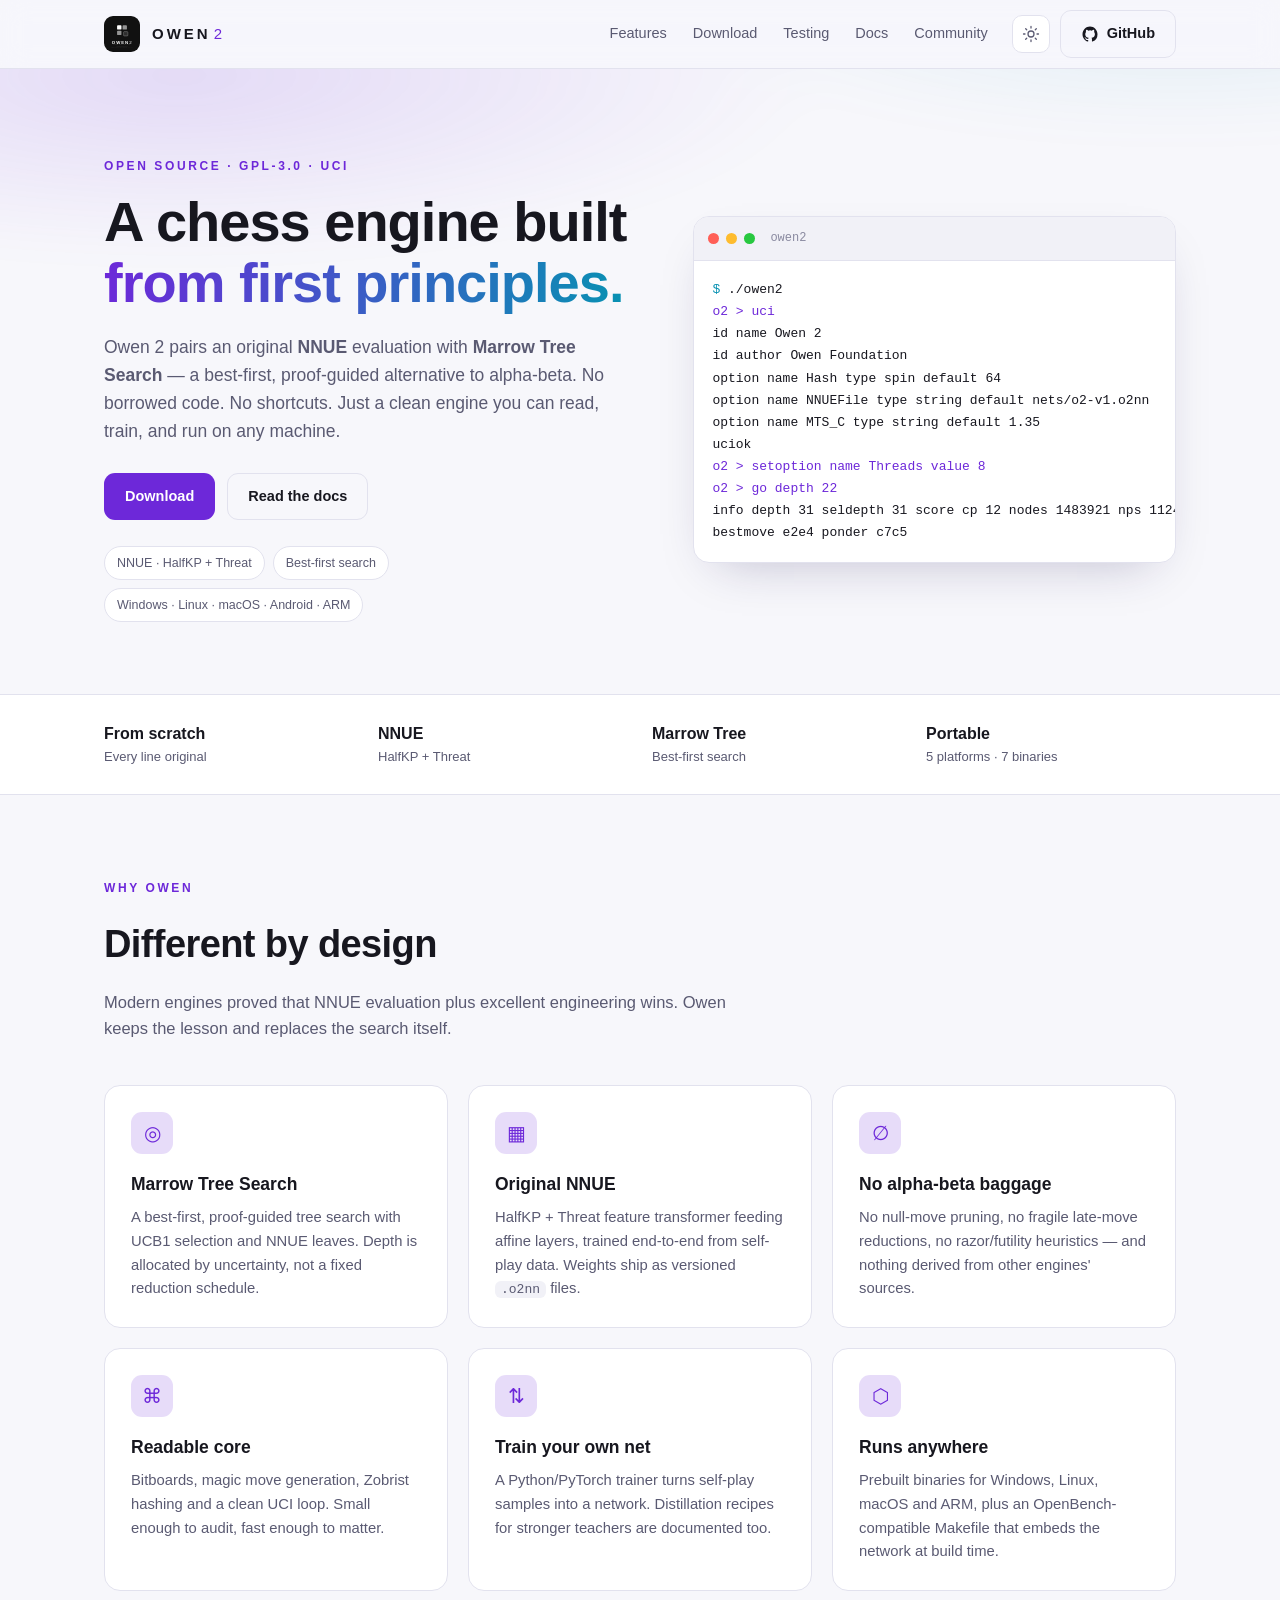
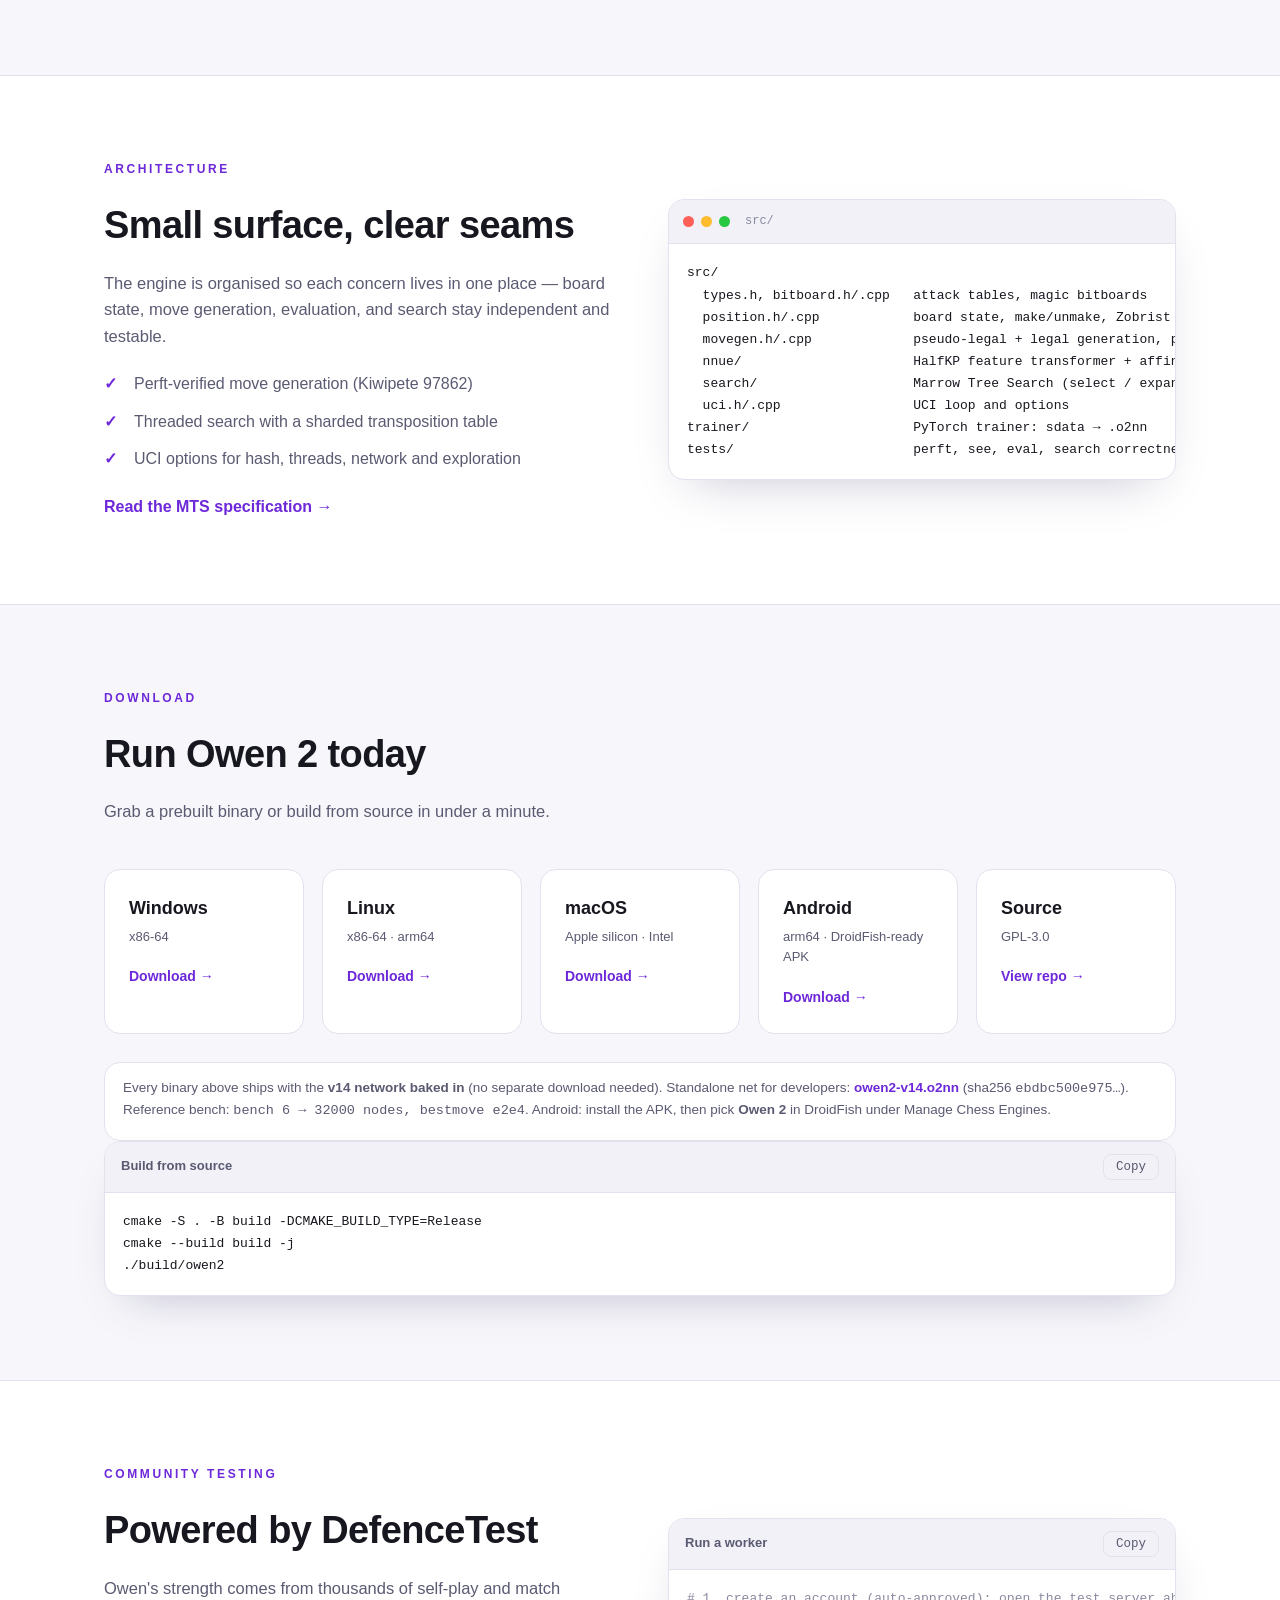
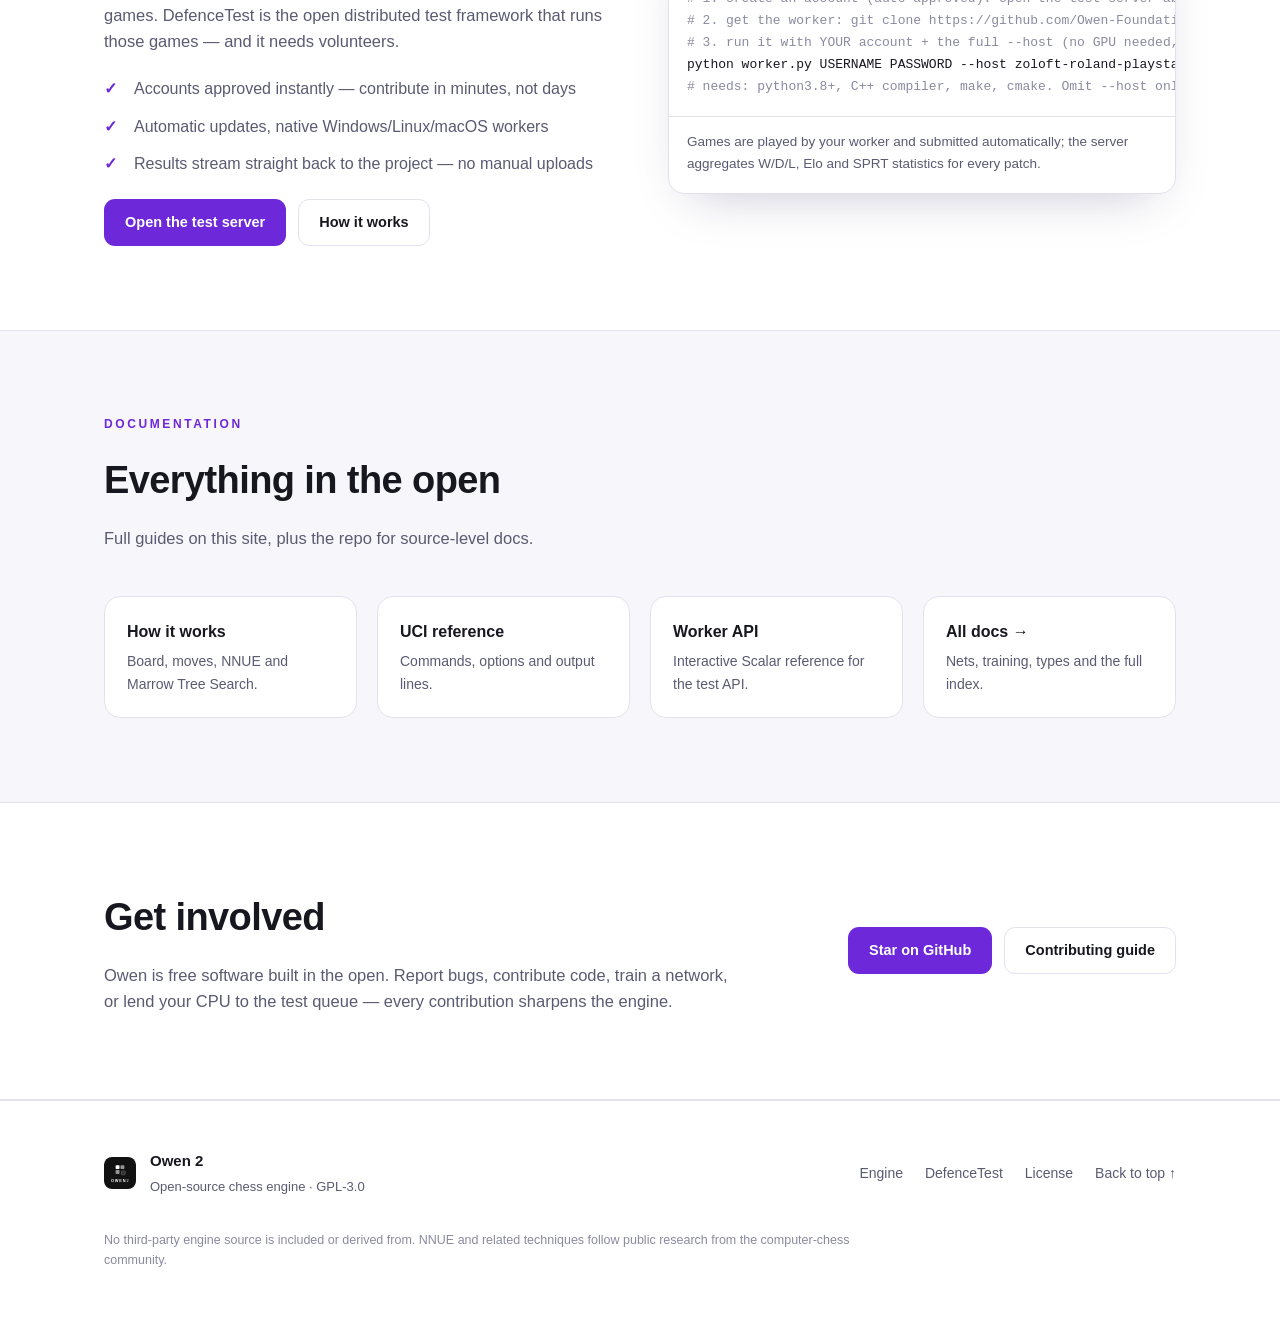
<file: website/index.html>
<!DOCTYPE html>
<html lang="en" data-theme="dark">
<head>
  <meta charset="UTF-8" />
  <meta name="viewport" content="width=device-width, initial-scale=1.0" />
  <title>Owen 2 — Open-Source Chess Engine</title>
  <meta name="description" content="Owen 2 is a from-scratch, open-source UCI chess engine built on NNUE evaluation and Marrow Tree Search — a best-first alternative to alpha-beta. GPL-3.0." />
  <meta name="theme-color" content="#0b0b0f" />
  <link rel="icon" href="assets/favicon.ico" sizes="any" />
  <link rel="icon" type="image/svg+xml" href="assets/logo.svg" />
  <link rel="apple-touch-icon" href="assets/owen.png" />
  <meta property="og:title" content="Owen 2 — Open-Source Chess Engine" />
  <meta property="og:description" content="From-scratch UCI engine: NNUE evaluation + Marrow Tree Search. Free software under GPL-3.0." />
  <meta property="og:type" content="website" />
  <meta property="og:image" content="assets/owen.png" />
  <link rel="stylesheet" href="styles.css" />
</head>
<body>
  <a class="skip" href="#main">Skip to content</a>

  <header class="site-header" id="top">
    <div class="wrap header-inner">
      <a class="brand" href="#top" aria-label="Owen 2 home">
        <img src="assets/logo.svg" width="36" height="36" alt="" />
        <span class="brand-name">OWEN<span class="brand-two">2</span></span>
      </a>
      <nav class="nav" aria-label="Primary">
        <a href="#features">Features</a>
        <a href="#download">Download</a>
        <a href="#testing">Testing</a>
        <a href="docs/">Docs</a>
        <a href="#community">Community</a>
      </nav>
      <div class="header-actions">
        <button class="theme-toggle" type="button" aria-label="Toggle color theme" id="themeToggle">
          <svg class="i-sun" viewBox="0 0 24 24" width="18" height="18" aria-hidden="true"><circle cx="12" cy="12" r="4"/><path d="M12 2v2M12 20v2M2 12h2M20 12h2M4.9 4.9l1.4 1.4M17.7 17.7l1.4 1.4M19.1 4.9l-1.4 1.4M6.3 17.7l-1.4 1.4"/></svg>
          <svg class="i-moon" viewBox="0 0 24 24" width="18" height="18" aria-hidden="true"><path d="M21 12.8A9 9 0 1 1 11.2 3a7 7 0 0 0 9.8 9.8z"/></svg>
        </button>
        <a class="btn btn-ghost" href="https://github.com/Owen-Foundation/Owen" target="_blank" rel="noopener">
          <svg viewBox="0 0 24 24" width="18" height="18" aria-hidden="true"><path d="M12 2C6.5 2 2 6.6 2 12.3c0 4.6 2.9 8.4 6.9 9.8.5.1.7-.2.7-.5v-1.7c-2.8.6-3.4-1.4-3.4-1.4-.5-1.2-1.1-1.5-1.1-1.5-.9-.6.1-.6.1-.6 1 .1 1.5 1 1.5 1 .9 1.6 2.4 1.1 3 .9.1-.7.4-1.1.6-1.4-2.2-.3-4.6-1.1-4.6-5 0-1.1.4-2 1-2.7-.1-.3-.4-1.3.1-2.7 0 0 .8-.3 2.8 1a9.4 9.4 0 0 1 5 0c1.9-1.3 2.8-1 2.8-1 .5 1.4.2 2.4.1 2.7.6.7 1 1.6 1 2.7 0 3.9-2.3 4.7-4.6 5 .4.3.7.9.7 1.9v2.8c0 .3.2.6.7.5A10.3 10.3 0 0 0 22 12.3C22 6.6 17.5 2 12 2z"/></svg>
          GitHub
        </a>
      </div>
    </div>
  </header>

  <main id="main">
    <section class="hero">
      <div class="wrap hero-inner">
        <div class="hero-copy">
          <p class="eyebrow">Open source · GPL-3.0 · UCI</p>
          <h1>A chess engine built<br /><span class="grad">from first principles.</span></h1>
          <p class="lede">
            Owen 2 pairs an original <strong>NNUE</strong> evaluation with
            <strong>Marrow Tree Search</strong> — a best-first, proof-guided alternative to
            alpha-beta. No borrowed code. No shortcuts. Just a clean engine you can read,
            train, and run on any machine.
          </p>
          <div class="cta">
            <a class="btn btn-primary" href="#download">Download</a>
            <a class="btn btn-ghost" href="#docs">Read the docs</a>
          </div>
          <ul class="chips" aria-label="Highlights">
            <li>NNUE · HalfKP + Threat</li>
            <li>Best-first search</li>
            <li>Windows · Linux · macOS · Android · ARM</li>
          </ul>
        </div>

        <div class="terminal" role="img" aria-label="Example UCI session">
          <div class="terminal-bar"><span></span><span></span><span></span><em>owen2</em></div>
          <pre><code><span class="t-prompt">$</span> ./owen2
<span class="t-out">o2 &gt; uci</span>
id name Owen 2
id author Owen Foundation
option name Hash type spin default 64
option name NNUEFile type string default nets/o2-v1.o2nn
option name MTS_C type string default 1.35
uciok
<span class="t-out">o2 &gt; setoption name Threads value 8</span>
<span class="t-out">o2 &gt; go depth 22</span>
info depth 31 seldepth 31 score cp 12 nodes 1483921 nps 1124005 time 1319 pv e2e4
bestmove e2e4 ponder c7c5</code></pre>
        </div>
      </div>
    </section>

    <section class="strip" aria-label="At a glance">
      <div class="wrap strip-inner">
        <div><strong>From scratch</strong><span>Every line original</span></div>
        <div><strong>NNUE</strong><span>HalfKP + Threat</span></div>
        <div><strong>Marrow Tree</strong><span>Best-first search</span></div>
        <div><strong>Portable</strong><span>5 platforms · 7 binaries</span></div>
      </div>
    </section>

    <section class="section" id="features">
      <div class="wrap">
        <header class="section-head">
          <p class="eyebrow">Why Owen</p>
          <h2>Different by design</h2>
          <p class="section-sub">
            Modern engines proved that NNUE evaluation plus excellent engineering wins. Owen keeps the
            lesson and replaces the search itself.
          </p>
        </header>
        <div class="grid">
          <article class="card">
            <div class="ico">◎</div>
            <h3>Marrow Tree Search</h3>
            <p>A best-first, proof-guided tree search with UCB1 selection and NNUE leaves. Depth is
              allocated by uncertainty, not a fixed reduction schedule.</p>
          </article>
          <article class="card">
            <div class="ico">▦</div>
            <h3>Original NNUE</h3>
            <p>HalfKP + Threat feature transformer feeding affine layers, trained end-to-end from
              self-play data. Weights ship as versioned <code>.o2nn</code> files.</p>
          </article>
          <article class="card">
            <div class="ico">∅</div>
            <h3>No alpha-beta baggage</h3>
            <p>No null-move pruning, no fragile late-move reductions, no razor/futility heuristics —
              and nothing derived from other engines' sources.</p>
          </article>
          <article class="card">
            <div class="ico">⌘</div>
            <h3>Readable core</h3>
            <p>Bitboards, magic move generation, Zobrist hashing and a clean UCI loop. Small enough
              to audit, fast enough to matter.</p>
          </article>
          <article class="card">
            <div class="ico">⇅</div>
            <h3>Train your own net</h3>
            <p>A Python/PyTorch trainer turns self-play samples into a network. Distillation recipes
              for stronger teachers are documented too.</p>
          </article>
          <article class="card">
            <div class="ico">⬡</div>
            <h3>Runs anywhere</h3>
            <p>Prebuilt binaries for Windows, Linux, macOS and ARM, plus an OpenBench-compatible
              Makefile that embeds the network at build time.</p>
          </article>
        </div>
      </div>
    </section>

    <section class="section alt" id="architecture">
      <div class="wrap two-col">
        <div>
          <p class="eyebrow">Architecture</p>
          <h2>Small surface, clear seams</h2>
          <p class="section-sub">
            The engine is organised so each concern lives in one place — board state, move
            generation, evaluation, and search stay independent and testable.
          </p>
          <ul class="checks">
            <li>Perft-verified move generation (Kiwipete 97862)</li>
            <li>Threaded search with a sharded transposition table</li>
            <li>UCI options for hash, threads, network and exploration</li>
          </ul>
          <a class="link-arrow" href="https://github.com/Owen-Foundation/Owen/blob/master/docs/mts.md" target="_blank" rel="noopener">Read the MTS specification →</a>
        </div>
        <div class="tree-card">
          <div class="terminal-bar"><span></span><span></span><span></span><em>src/</em></div>
          <pre><code>src/
  types.h, bitboard.h/.cpp   attack tables, magic bitboards
  position.h/.cpp            board state, make/unmake, Zobrist
  movegen.h/.cpp             pseudo-legal + legal generation, perft
  nnue/                      HalfKP feature transformer + affine layers
  search/                    Marrow Tree Search (select / expand / backup)
  uci.h/.cpp                 UCI loop and options
trainer/                     PyTorch trainer: sdata → .o2nn
tests/                       perft, see, eval, search correctness</code></pre>
        </div>
      </div>
    </section>

    <section class="section" id="download">
      <div class="wrap">
        <header class="section-head">
          <p class="eyebrow">Download</p>
          <h2>Run Owen 2 today</h2>
          <p class="section-sub">Grab a prebuilt binary or build from source in under a minute.</p>
        </header>
        <div class="download-grid">
          <a class="dl-card" href="https://github.com/Owen-Foundation/Owen/releases/tag/v2.1.0" target="_blank" rel="noopener">
            <div class="dl-os">Windows</div>
            <div class="dl-meta">x86-64</div>
            <span class="dl-go">Download →</span>
          </a>
          <a class="dl-card" href="https://github.com/Owen-Foundation/Owen/releases/tag/v2.1.0" target="_blank" rel="noopener">
            <div class="dl-os">Linux</div>
            <div class="dl-meta">x86-64 · arm64</div>
            <span class="dl-go">Download →</span>
          </a>
          <a class="dl-card" href="https://github.com/Owen-Foundation/Owen/releases/tag/v2.1.0" target="_blank" rel="noopener">
            <div class="dl-os">macOS</div>
            <div class="dl-meta">Apple silicon · Intel</div>
            <span class="dl-go">Download →</span>
          </a>
          <a class="dl-card" href="https://github.com/Owen-Foundation/Owen/releases/download/v2.1.0/owen2-engine.apk">
            <div class="dl-os">Android</div>
            <div class="dl-meta">arm64 · DroidFish-ready APK</div>
            <span class="dl-go">Download →</span>
          </a>
          <a class="dl-card" href="https://github.com/Owen-Foundation/Owen" target="_blank" rel="noopener">
            <div class="dl-os">Source</div>
            <div class="dl-meta">GPL-3.0</div>
            <span class="dl-go">View repo →</span>
          </a>
        </div>
        <p class="note" style="border:1px solid var(--border);border-radius:var(--radius);background:var(--surface);">
          Every binary above ships with the <strong>v14 network baked in</strong> (no separate download needed).
          Standalone net for developers: <a class="link-arrow" href="https://github.com/Owen-Foundation/Owen/releases/download/v2.1.0/owen2-v14.o2nn">owen2-v14.o2nn</a>
          (sha256 <code>ebdbc500e975…</code>). Reference bench: <code>bench 6 → 32000 nodes, bestmove e2e4</code>.
          Android: install the APK, then pick <strong>Owen 2</strong> in DroidFish under Manage Chess Engines.
        </p>
        <div class="code-card">
          <div class="code-head">
            <span>Build from source</span>
            <button class="copy" type="button" data-copy="cmake -S . -B build -DCMAKE_BUILD_TYPE=Release
cmake --build build -j
./build/owen2">Copy</button>
          </div>
          <pre><code>cmake -S . -B build -DCMAKE_BUILD_TYPE=Release
cmake --build build -j
./build/owen2</code></pre>
        </div>
      </div>
    </section>

    <section class="section alt" id="testing">
      <div class="wrap two-col">
        <div>
          <p class="eyebrow">Community testing</p>
          <h2>Powered by DefenceTest</h2>
          <p class="section-sub">
            Owen's strength comes from thousands of self-play and match games. DefenceTest is the
            open distributed test framework that runs those games — and it needs volunteers.
          </p>
          <ul class="checks">
            <li>Accounts approved instantly — contribute in minutes, not days</li>
            <li>Automatic updates, native Windows/Linux/macOS workers</li>
            <li>Results stream straight back to the project — no manual uploads</li>
          </ul>
          <div class="cta">
            <a class="btn btn-primary" id="dtLink" href="https://zoloft-roland-playstation-motorcycles.trycloudflare.com" target="_blank" rel="noopener">Open the test server</a>
            <a class="btn btn-ghost" href="https://github.com/Owen-Foundation/DefenceTest" target="_blank" rel="noopener">How it works</a>
          </div>
        </div>
        <div class="code-card">
          <div class="code-head">
            <span>Run a worker</span>
            <button class="copy" type="button" data-copy="python worker.py USERNAME PASSWORD --host zoloft-roland-playstation-motorcycles.trycloudflare.com --port 443">Copy</button>
          </div>
          <pre><code><span class="c"># 1. create an account (auto-approved): open the test server above, /signup</span>
<span class="c"># 2. get the worker: git clone https://github.com/Owen-Foundation/DefenceTest</span>
<span class="c"># 3. run it with YOUR account + the full --host (no GPU needed, https/443)</span>
python worker.py USERNAME PASSWORD --host zoloft-roland-playstation-motorcycles.trycloudflare.com --port 443
<span class="c"># needs: python3.8+, C++ compiler, make, cmake. Omit --host only for a local server.</span></code></pre>
          <p class="note">
            Games are played by your worker and submitted automatically; the server aggregates
            W/D/L, Elo and SPRT statistics for every patch.
          </p>
        </div>
      </div>
    </section>

    <section class="section" id="docs">
      <div class="wrap">
        <header class="section-head">
          <p class="eyebrow">Documentation</p>
          <h2>Everything in the open</h2>
          <p class="section-sub">Full guides on this site, plus the repo for source-level docs.</p>
        </header>
        <div class="grid docs-grid">
          <a class="doc" href="docs/how-it-works.html"><h3>How it works</h3><p>Board, moves, NNUE and Marrow Tree Search.</p></a>
          <a class="doc" href="docs/uci.html"><h3>UCI reference</h3><p>Commands, options and output lines.</p></a>
          <a class="doc" href="docs/api.html"><h3>Worker API</h3><p>Interactive Scalar reference for the test API.</p></a>
          <a class="doc" href="docs/"><h3>All docs →</h3><p>Nets, training, types and the full index.</p></a>
        </div>
      </div>
    </section>

    <section class="section alt" id="community">
      <div class="wrap">
        <div class="community">
          <div>
            <h2>Get involved</h2>
            <p class="section-sub">
              Owen is free software built in the open. Report bugs, contribute code, train a
              network, or lend your CPU to the test queue — every contribution sharpens the engine.
            </p>
          </div>
          <div class="cta">
            <a class="btn btn-primary" href="https://github.com/Owen-Foundation/Owen" target="_blank" rel="noopener">Star on GitHub</a>
            <a class="btn btn-ghost" href="https://github.com/Owen-Foundation/Owen/blob/master/CONTRIBUTING.md" target="_blank" rel="noopener">Contributing guide</a>
          </div>
        </div>
      </div>
    </section>
  </main>

  <footer class="site-footer">
    <div class="wrap footer-inner">
      <div class="footer-brand">
        <img src="assets/logo.svg" width="32" height="32" alt="" />
        <div>
          <strong>Owen 2</strong>
          <span>Open-source chess engine · GPL-3.0</span>
        </div>
      </div>
      <nav class="footer-nav" aria-label="Footer">
        <a href="https://github.com/Owen-Foundation/Owen" target="_blank" rel="noopener">Engine</a>
        <a href="https://github.com/Owen-Foundation/DefenceTest" target="_blank" rel="noopener">DefenceTest</a>
        <a href="https://github.com/Owen-Foundation/Owen/blob/master/LICENSE" target="_blank" rel="noopener">License</a>
        <a href="#top">Back to top ↑</a>
      </nav>
      <p class="footer-fine">
        No third-party engine source is included or derived from. NNUE and related techniques follow public
        research from the computer-chess community.
      </p>
    </div>
  </footer>

  <script src="script.js"></script>
</body>
</html>
</file>
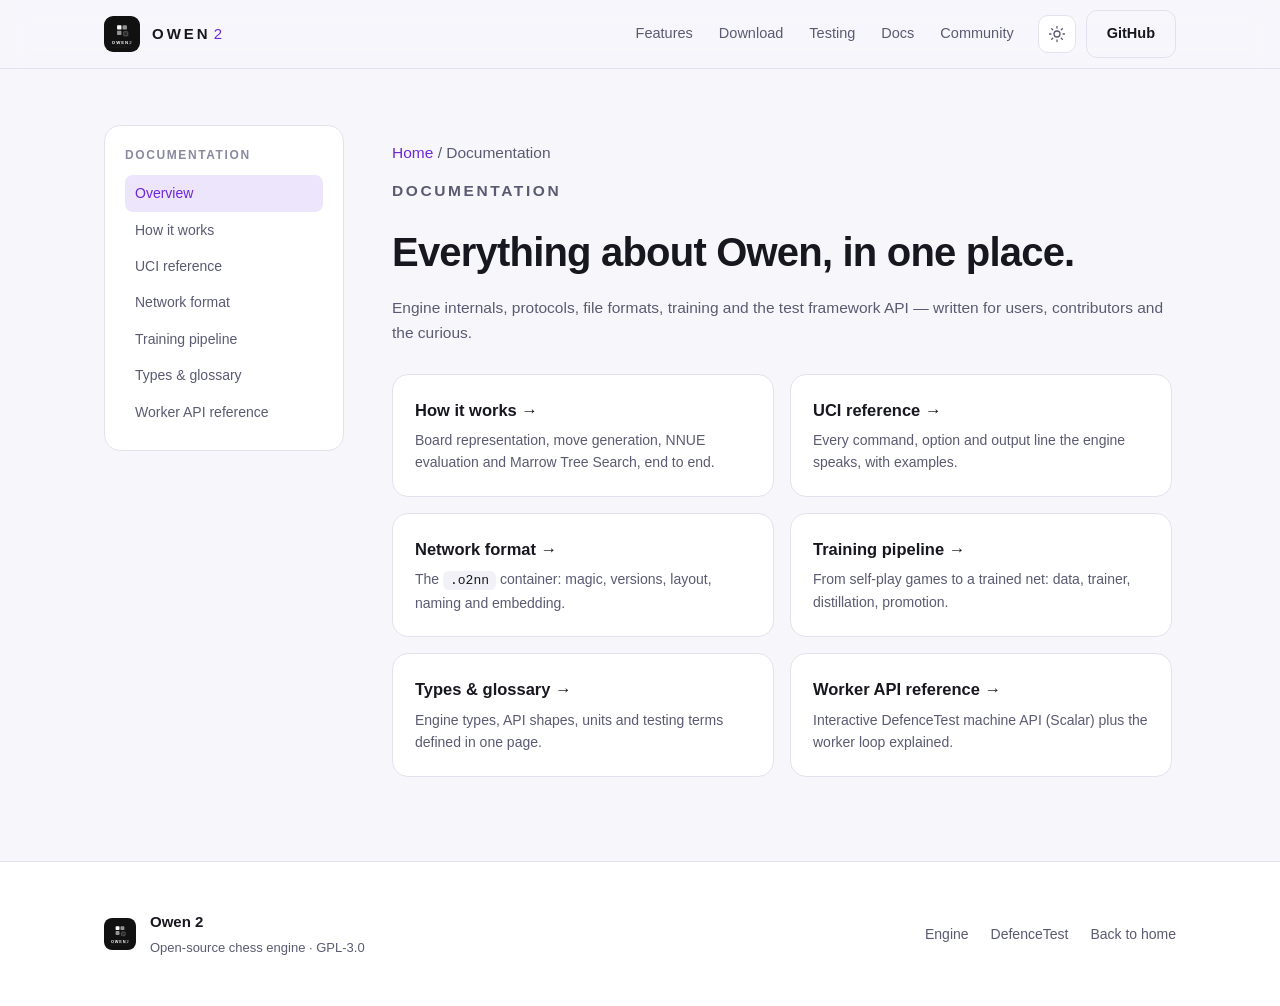
<file: website/docs/index.html>
<!DOCTYPE html>
<html lang="en" data-theme="dark">
<head>
  <meta charset="UTF-8" />
  <meta name="viewport" content="width=device-width, initial-scale=1.0" />
  <title>Documentation — Owen 2</title>
  <meta name="description" content="Extensive Owen 2 documentation: how the engine works, UCI reference, network format, training pipeline, types glossary, and the DefenceTest worker API." />
  <link rel="icon" href="../assets/favicon.ico" sizes="any" />
  <link rel="icon" type="image/svg+xml" href="../assets/logo.svg" />
  <link rel="stylesheet" href="../styles.css" />
  <link rel="stylesheet" href="../docs.css" />
</head>
<body>
  <header class="site-header">
    <div class="wrap header-inner">
      <a class="brand" href="../index.html" aria-label="Owen 2 home">
        <img src="../assets/logo.svg" width="36" height="36" alt="" />
        <span class="brand-name">OWEN<span class="brand-two">2</span></span>
      </a>
      <nav class="nav" aria-label="Primary">
        <a href="../index.html#features">Features</a>
        <a href="../index.html#download">Download</a>
        <a href="../index.html#testing">Testing</a>
        <a href="index.html">Docs</a>
        <a href="../index.html#community">Community</a>
      </nav>
      <div class="header-actions">
        <button class="theme-toggle" type="button" aria-label="Toggle color theme" id="themeToggle">
          <svg class="i-sun" viewBox="0 0 24 24" width="18" height="18" aria-hidden="true"><circle cx="12" cy="12" r="4"/><path d="M12 2v2M12 20v2M2 12h2M20 12h2M4.9 4.9l1.4 1.4M17.7 17.7l1.4 1.4M19.1 4.9l-1.4 1.4M6.3 17.7l-1.4 1.4"/></svg>
          <svg class="i-moon" viewBox="0 0 24 24" width="18" height="18" aria-hidden="true"><path d="M21 12.8A9 9 0 1 1 11.2 3a7 7 0 0 0 9.8 9.8z"/></svg>
        </button>
        <a class="btn btn-ghost" href="https://github.com/Owen-Foundation/Owen" target="_blank" rel="noopener">GitHub</a>
      </div>
    </div>
  </header>

  <main>
    <div class="wrap doc-layout">
      <aside class="doc-side">
        <strong>Documentation</strong>
        <a href="index.html" class="active">Overview</a>
        <a href="how-it-works.html">How it works</a>
        <a href="uci.html">UCI reference</a>
        <a href="nets.html">Network format</a>
        <a href="training.html">Training pipeline</a>
        <a href="types.html">Types &amp; glossary</a>
        <a href="api.html">Worker API reference</a>
      </aside>

      <article class="doc-article">
        <p class="breadcrumb"><a href="../index.html">Home</a> / Documentation</p>
        <p class="eyebrow">Documentation</p>
        <h1>Everything about Owen, in one place.</h1>
        <p class="section-sub">
          Engine internals, protocols, file formats, training and the test
          framework API — written for users, contributors and the curious.
        </p>

        <div class="doc-cards">
          <a class="doc-card" href="how-it-works.html">
            <h3>How it works →</h3>
            <p>Board representation, move generation, NNUE evaluation and Marrow Tree Search, end to end.</p>
          </a>
          <a class="doc-card" href="uci.html">
            <h3>UCI reference →</h3>
            <p>Every command, option and output line the engine speaks, with examples.</p>
          </a>
          <a class="doc-card" href="nets.html">
            <h3>Network format →</h3>
            <p>The <code>.o2nn</code> container: magic, versions, layout, naming and embedding.</p>
          </a>
          <a class="doc-card" href="training.html">
            <h3>Training pipeline →</h3>
            <p>From self-play games to a trained net: data, trainer, distillation, promotion.</p>
          </a>
          <a class="doc-card" href="types.html">
            <h3>Types &amp; glossary →</h3>
            <p>Engine types, API shapes, units and testing terms defined in one page.</p>
          </a>
          <a class="doc-card" href="api.html">
            <h3>Worker API reference →</h3>
            <p>Interactive DefenceTest machine API (Scalar) plus the worker loop explained.</p>
          </a>
        </div>
      </article>
    </div>
  </main>

  <footer class="site-footer">
    <div class="wrap footer-inner">
      <div class="footer-brand">
        <img src="../assets/logo.svg" width="32" height="32" alt="" />
        <div><strong>Owen 2</strong><span>Open-source chess engine · GPL-3.0</span></div>
      </div>
      <nav class="footer-nav" aria-label="Footer">
        <a href="https://github.com/Owen-Foundation/Owen" target="_blank" rel="noopener">Engine</a>
        <a href="https://github.com/Owen-Foundation/DefenceTest" target="_blank" rel="noopener">DefenceTest</a>
        <a href="../index.html">Back to home</a>
      </nav>
    </div>
  </footer>

  <script src="../script.js"></script>
</body>
</html>
</file>
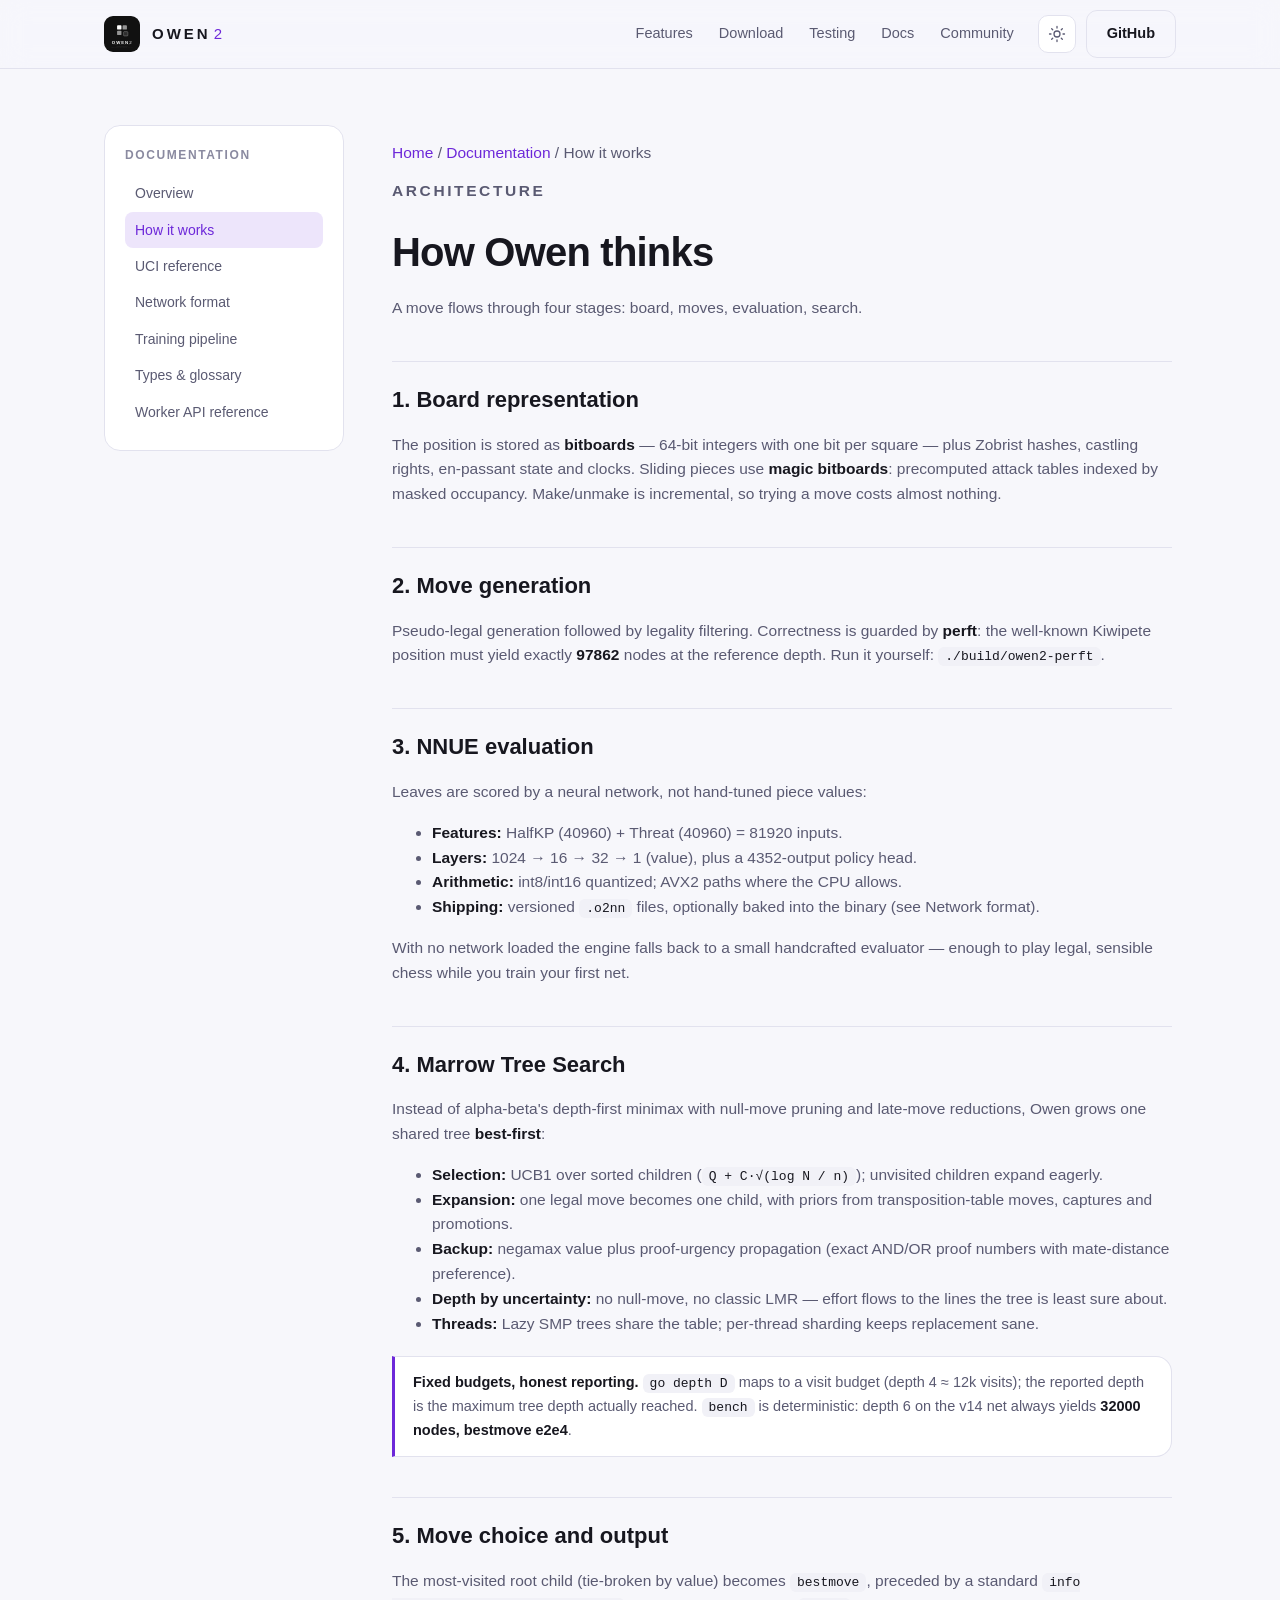
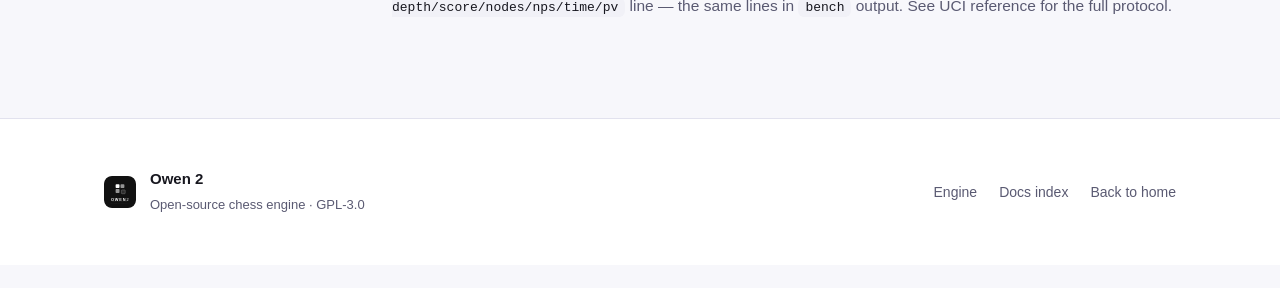
<file: website/docs/how-it-works.html>
<!DOCTYPE html>
<html lang="en" data-theme="dark">
<head>
  <meta charset="UTF-8" />
  <meta name="viewport" content="width=device-width, initial-scale=1.0" />
  <title>How it works — Owen 2 docs</title>
  <meta name="description" content="Owen 2 architecture: bitboards, move generation, NNUE evaluation and Marrow Tree Search." />
  <link rel="icon" href="../assets/favicon.ico" sizes="any" />
  <link rel="stylesheet" href="../styles.css" />
  <link rel="stylesheet" href="../docs.css" />
</head>
<body>
  <header class="site-header">
    <div class="wrap header-inner">
      <a class="brand" href="../index.html" aria-label="Owen 2 home">
        <img src="../assets/logo.svg" width="36" height="36" alt="" />
        <span class="brand-name">OWEN<span class="brand-two">2</span></span>
      </a>
      <nav class="nav" aria-label="Primary">
        <a href="../index.html#features">Features</a>
        <a href="../index.html#download">Download</a>
        <a href="../index.html#testing">Testing</a>
        <a href="index.html">Docs</a>
        <a href="../index.html#community">Community</a>
      </nav>
      <div class="header-actions">
        <button class="theme-toggle" type="button" aria-label="Toggle color theme" id="themeToggle">
          <svg class="i-sun" viewBox="0 0 24 24" width="18" height="18" aria-hidden="true"><circle cx="12" cy="12" r="4"/><path d="M12 2v2M12 20v2M2 12h2M20 12h2M4.9 4.9l1.4 1.4M17.7 17.7l1.4 1.4M19.1 4.9l-1.4 1.4M6.3 17.7l-1.4 1.4"/></svg>
          <svg class="i-moon" viewBox="0 0 24 24" width="18" height="18" aria-hidden="true"><path d="M21 12.8A9 9 0 1 1 11.2 3a7 7 0 0 0 9.8 9.8z"/></svg>
        </button>
        <a class="btn btn-ghost" href="https://github.com/Owen-Foundation/Owen" target="_blank" rel="noopener">GitHub</a>
      </div>
    </div>
  </header>

  <main>
    <div class="wrap doc-layout">
      <aside class="doc-side">
        <strong>Documentation</strong>
        <a href="index.html">Overview</a>
        <a href="how-it-works.html" class="active">How it works</a>
        <a href="uci.html">UCI reference</a>
        <a href="nets.html">Network format</a>
        <a href="training.html">Training pipeline</a>
        <a href="types.html">Types &amp; glossary</a>
        <a href="api.html">Worker API reference</a>
      </aside>

      <article class="doc-article">
        <p class="breadcrumb"><a href="../index.html">Home</a> / <a href="index.html">Documentation</a> / How it works</p>
        <p class="eyebrow">Architecture</p>
        <h1>How Owen thinks</h1>
        <p class="section-sub">A move flows through four stages: board, moves, evaluation, search.</p>

        <h2>1. Board representation</h2>
        <p>
          The position is stored as <strong>bitboards</strong> — 64-bit integers with one
          bit per square — plus Zobrist hashes, castling rights, en-passant state and
          clocks. Sliding pieces use <strong>magic bitboards</strong>: precomputed attack
          tables indexed by masked occupancy. Make/unmake is incremental, so trying a
          move costs almost nothing.
        </p>

        <h2>2. Move generation</h2>
        <p>
          Pseudo-legal generation followed by legality filtering. Correctness is
          guarded by <strong>          perft</strong>: the well-known Kiwipete position must yield
          exactly <strong>97862</strong> nodes at the reference depth. Run it yourself:
          <code>./build/owen2-perft</code>.
        </p>

        <h2>3. NNUE evaluation</h2>
        <p>
          Leaves are scored by a neural network, not hand-tuned piece values:
        </p>
        <ul>
          <li><strong>Features:</strong> HalfKP (40960) + Threat (40960) = 81920 inputs.</li>
          <li><strong>Layers:</strong> 1024 → 16 → 32 → 1 (value), plus a 4352-output policy head.</li>
          <li><strong>Arithmetic:</strong> int8/int16 quantized; AVX2 paths where the CPU allows.</li>
          <li><strong>Shipping:</strong> versioned <code>.o2nn</code> files, optionally baked into the binary (see <a href="nets.html">Network format</a>).</li>
        </ul>
        <p>
          With no network loaded the engine falls back to a small handcrafted
          evaluator — enough to play legal, sensible chess while you train your
          first net.
        </p>

        <h2>4. Marrow Tree Search</h2>
        <p>
          Instead of alpha-beta's depth-first minimax with null-move pruning and
          late-move reductions, Owen grows one shared tree <strong>best-first</strong>:
        </p>
        <ul>
          <li><strong>Selection:</strong> UCB1 over sorted children
            (<code>Q + C·√(log N / n)</code>); unvisited children expand eagerly.</li>
          <li><strong>Expansion:</strong> one legal move becomes one child, with priors
            from transposition-table moves, captures and promotions.</li>
          <li><strong>Backup:</strong> negamax value plus proof-urgency propagation
            (exact AND/OR proof numbers with mate-distance preference).</li>
          <li><strong>Depth by uncertainty:</strong> no null-move, no classic LMR —
            effort flows to the lines the tree is least sure about.</li>
          <li><strong>Threads:</strong> Lazy SMP trees share the table; per-thread
            sharding keeps replacement sane.</li>
        </ul>
        <div class="callout">
          <strong>Fixed budgets, honest reporting.</strong> <code>go depth D</code>
          maps to a visit budget (depth 4 ≈ 12k visits); the reported depth is the
          maximum tree depth actually reached. <code>bench</code> is deterministic:
          depth 6 on the v14 net always yields <strong>32000 nodes, bestmove e2e4</strong>.
        </div>

        <h2>5. Move choice and output</h2>
        <p>
          The most-visited root child (tie-broken by value) becomes
          <code>bestmove</code>, preceded by a standard
          <code>info depth/score/nodes/nps/time/pv</code> line — the same lines in
          <code>bench</code> output. See <a href="uci.html">UCI reference</a> for the
          full protocol.
        </p>
      </article>
    </div>
  </main>

  <footer class="site-footer">
    <div class="wrap footer-inner">
      <div class="footer-brand">
        <img src="../assets/logo.svg" width="32" height="32" alt="" />
        <div><strong>Owen 2</strong><span>Open-source chess engine · GPL-3.0</span></div>
      </div>
      <nav class="footer-nav" aria-label="Footer">
        <a href="https://github.com/Owen-Foundation/Owen" target="_blank" rel="noopener">Engine</a>
        <a href="index.html">Docs index</a>
        <a href="../index.html">Back to home</a>
      </nav>
    </div>
  </footer>

  <script src="../script.js"></script>
</body>
</html>
</file>
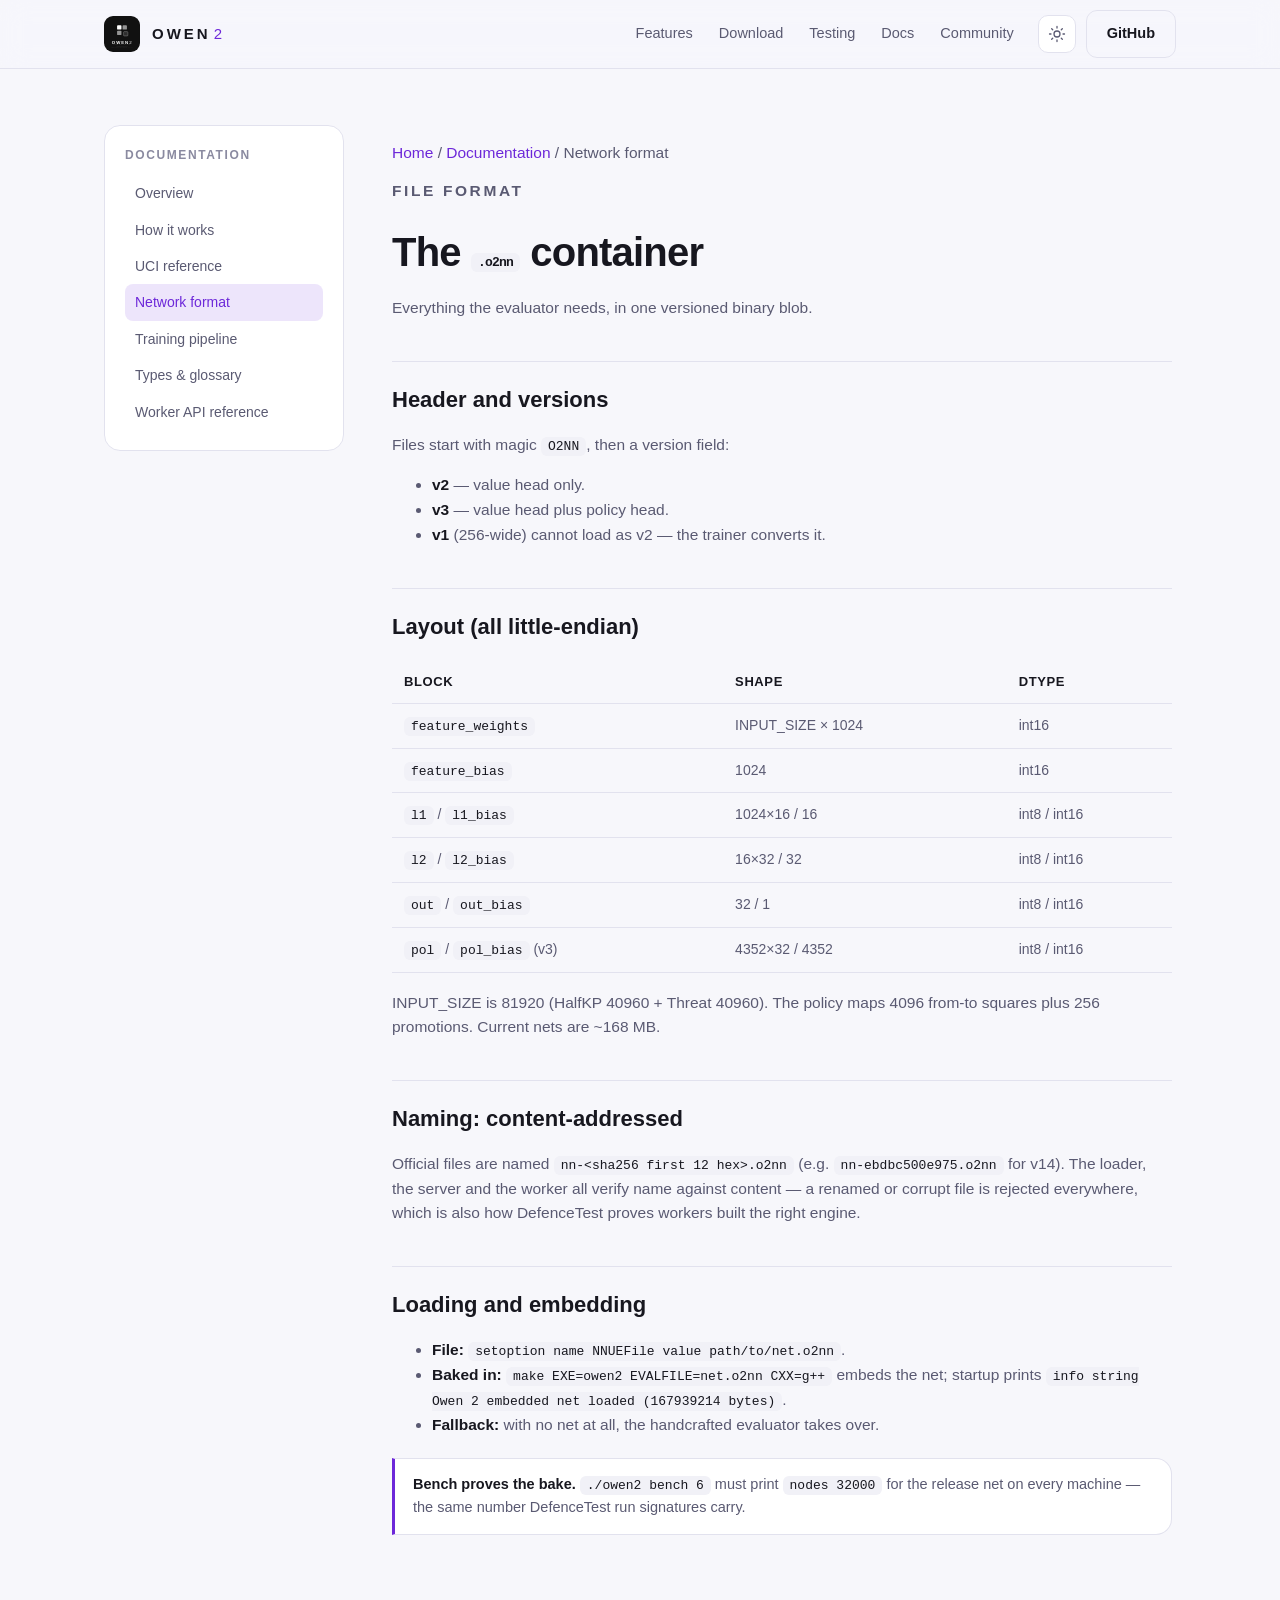
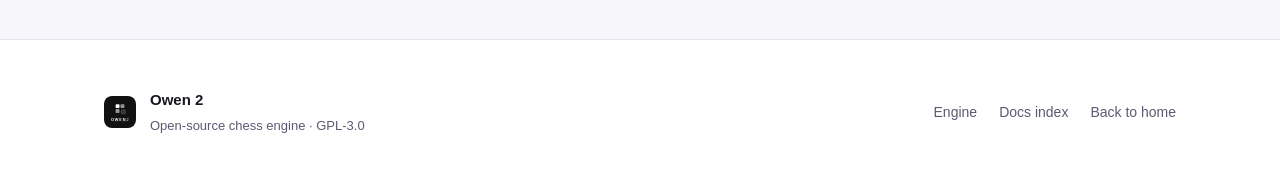
<file: website/docs/nets.html>
<!DOCTYPE html>
<html lang="en" data-theme="dark">
<head>
  <meta charset="UTF-8" />
  <meta name="viewport" content="width=device-width, initial-scale=1.0" />
  <title>Network format — Owen 2 docs</title>
  <meta name="description" content="The .o2nn network container: magic, versions, layout, naming, embedding and verification." />
  <link rel="icon" href="../assets/favicon.ico" sizes="any" />
  <link rel="stylesheet" href="../styles.css" />
  <link rel="stylesheet" href="../docs.css" />
</head>
<body>
  <header class="site-header">
    <div class="wrap header-inner">
      <a class="brand" href="../index.html" aria-label="Owen 2 home">
        <img src="../assets/logo.svg" width="36" height="36" alt="" />
        <span class="brand-name">OWEN<span class="brand-two">2</span></span>
      </a>
      <nav class="nav" aria-label="Primary">
        <a href="../index.html#features">Features</a>
        <a href="../index.html#download">Download</a>
        <a href="../index.html#testing">Testing</a>
        <a href="index.html">Docs</a>
        <a href="../index.html#community">Community</a>
      </nav>
      <div class="header-actions">
        <button class="theme-toggle" type="button" aria-label="Toggle color theme" id="themeToggle">
          <svg class="i-sun" viewBox="0 0 24 24" width="18" height="18" aria-hidden="true"><circle cx="12" cy="12" r="4"/><path d="M12 2v2M12 20v2M2 12h2M20 12h2M4.9 4.9l1.4 1.4M17.7 17.7l1.4 1.4M19.1 4.9l-1.4 1.4M6.3 17.7l-1.4 1.4"/></svg>
          <svg class="i-moon" viewBox="0 0 24 24" width="18" height="18" aria-hidden="true"><path d="M21 12.8A9 9 0 1 1 11.2 3a7 7 0 0 0 9.8 9.8z"/></svg>
        </button>
        <a class="btn btn-ghost" href="https://github.com/Owen-Foundation/Owen" target="_blank" rel="noopener">GitHub</a>
      </div>
    </div>
  </header>

  <main>
    <div class="wrap doc-layout">
      <aside class="doc-side">
        <strong>Documentation</strong>
        <a href="index.html">Overview</a>
        <a href="how-it-works.html">How it works</a>
        <a href="uci.html">UCI reference</a>
        <a href="nets.html" class="active">Network format</a>
        <a href="training.html">Training pipeline</a>
        <a href="types.html">Types &amp; glossary</a>
        <a href="api.html">Worker API reference</a>
      </aside>

      <article class="doc-article">
        <p class="breadcrumb"><a href="../index.html">Home</a> / <a href="index.html">Documentation</a> / Network format</p>
        <p class="eyebrow">File format</p>
        <h1>The <code>.o2nn</code> container</h1>
        <p class="section-sub">Everything the evaluator needs, in one versioned binary blob.</p>

        <h2>Header and versions</h2>
        <p>
          Files start with magic <code>O2NN</code>, then a version field:
        </p>
        <ul>
          <li><strong>v2</strong> — value head only.</li>
          <li><strong>v3</strong> — value head plus policy head.</li>
          <li><strong>v1</strong> (256-wide) cannot load as v2 — the trainer converts it.</li>
        </ul>

        <h2>Layout (all little-endian)</h2>
        <table>
          <tr><th>Block</th><th>Shape</th><th>Dtype</th></tr>
          <tr><td><code>feature_weights</code></td><td>INPUT_SIZE × 1024</td><td>int16</td></tr>
          <tr><td><code>feature_bias</code></td><td>1024</td><td>int16</td></tr>
          <tr><td><code>l1</code> / <code>l1_bias</code></td><td>1024×16 / 16</td><td>int8 / int16</td></tr>
          <tr><td><code>l2</code> / <code>l2_bias</code></td><td>16×32 / 32</td><td>int8 / int16</td></tr>
          <tr><td><code>out</code> / <code>out_bias</code></td><td>32 / 1</td><td>int8 / int16</td></tr>
          <tr><td><code>pol</code> / <code>pol_bias</code> (v3)</td><td>4352×32 / 4352</td><td>int8 / int16</td></tr>
        </table>
        <p>
          INPUT_SIZE is 81920 (HalfKP 40960 + Threat 40960). The policy maps
          4096 from-to squares plus 256 promotions. Current nets are ~168&nbsp;MB.
        </p>

        <h2>Naming: content-addressed</h2>
        <p>
          Official files are named <code>nn-&lt;sha256&nbsp;first&nbsp;12&nbsp;hex&gt;.o2nn</code>
          (e.g. <code>nn-ebdbc500e975.o2nn</code> for v14). The loader, the server
          and the worker all verify name against content — a renamed or corrupt
          file is rejected everywhere, which is also how DefenceTest proves
          workers built the right engine.
        </p>

        <h2>Loading and embedding</h2>
        <ul>
          <li><strong>File:</strong> <code>setoption name NNUEFile value path/to/net.o2nn</code>.</li>
          <li><strong>Baked in:</strong> <code>make EXE=owen2 EVALFILE=net.o2nn CXX=g++</code>
            embeds the net; startup prints
            <code>info string Owen 2 embedded net loaded (167939214 bytes)</code>.</li>
          <li><strong>Fallback:</strong> with no net at all, the handcrafted evaluator takes over.</li>
        </ul>
        <div class="callout">
          <strong>Bench proves the bake.</strong> <code>./owen2 bench 6</code> must print
          <code>nodes 32000</code> for the release net on every machine — the same
          number DefenceTest run signatures carry.
        </div>
      </article>
    </div>
  </main>

  <footer class="site-footer">
    <div class="wrap footer-inner">
      <div class="footer-brand">
        <img src="../assets/logo.svg" width="32" height="32" alt="" />
        <div><strong>Owen 2</strong><span>Open-source chess engine · GPL-3.0</span></div>
      </div>
      <nav class="footer-nav" aria-label="Footer">
        <a href="https://github.com/Owen-Foundation/Owen" target="_blank" rel="noopener">Engine</a>
        <a href="index.html">Docs index</a>
        <a href="../index.html">Back to home</a>
      </nav>
    </div>
  </footer>

  <script src="../script.js"></script>
</body>
</html>
</file>
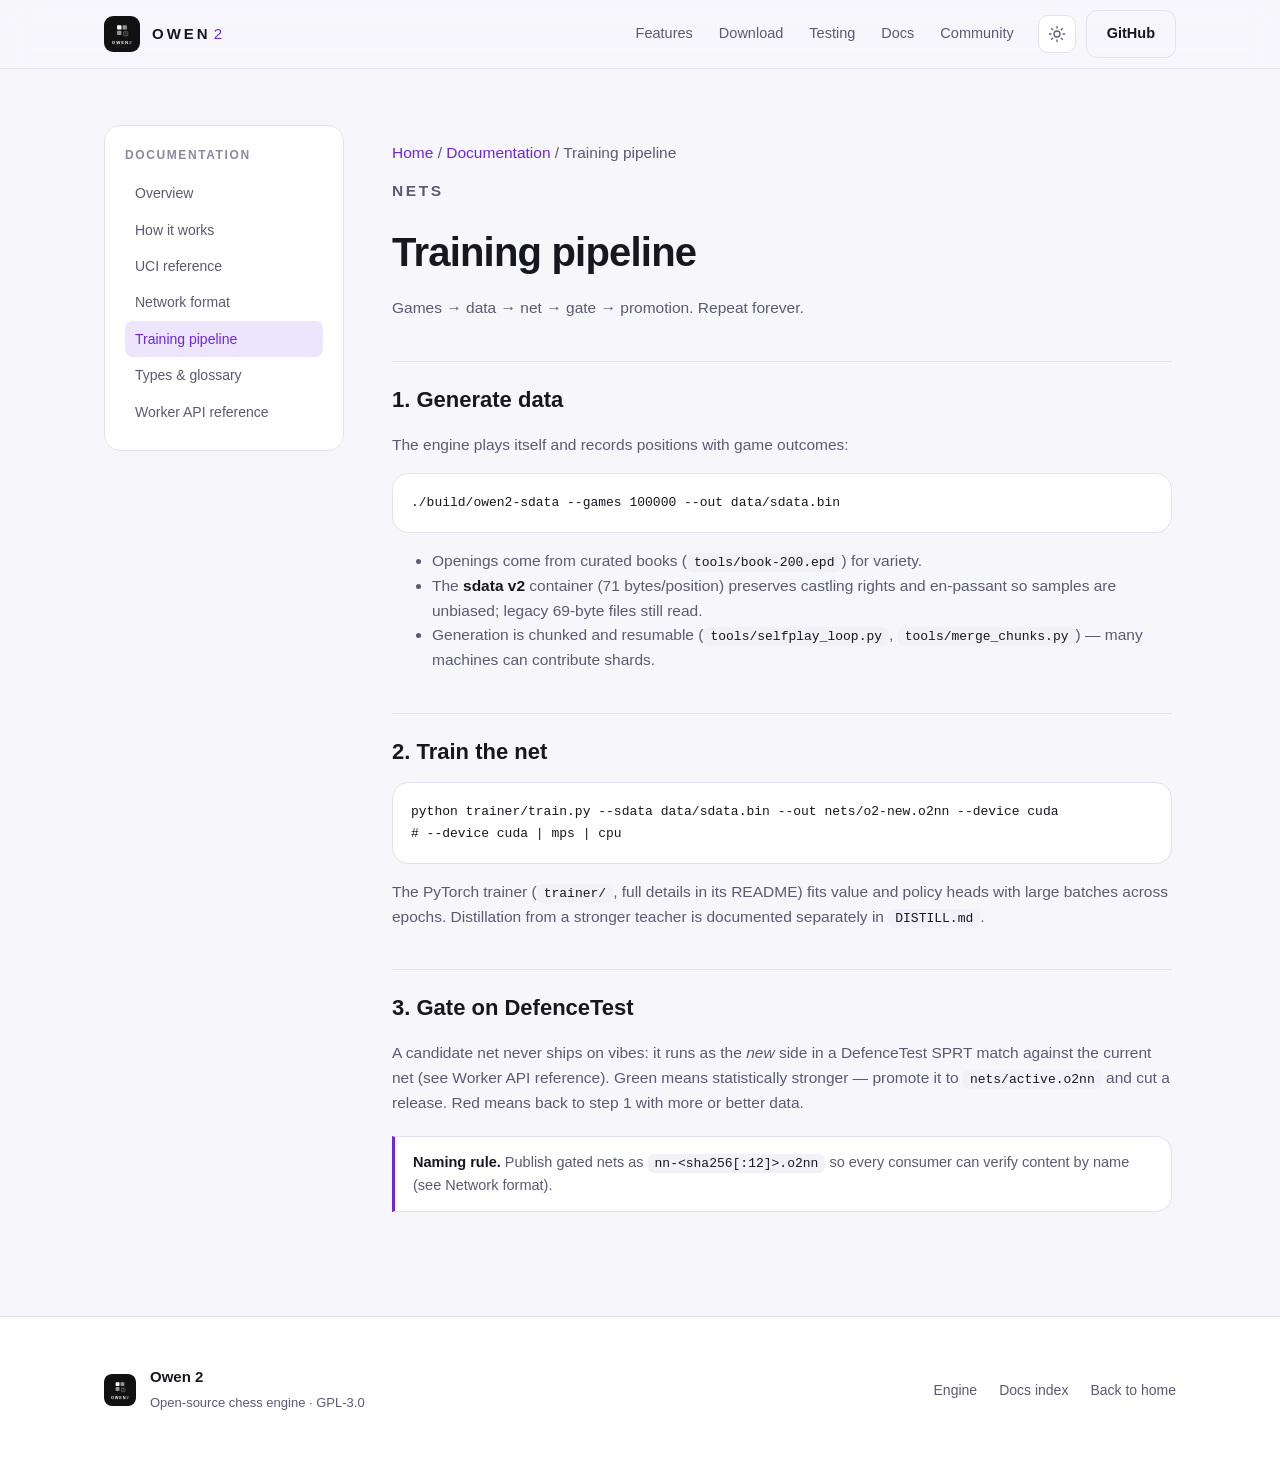
<file: website/docs/training.html>
<!DOCTYPE html>
<html lang="en" data-theme="dark">
<head>
  <meta charset="UTF-8" />
  <meta name="viewport" content="width=device-width, initial-scale=1.0" />
  <title>Training pipeline — Owen 2 docs</title>
  <meta name="description" content="How Owen nets are trained: self-play data generation, the PyTorch trainer, distillation and promotion." />
  <link rel="icon" href="../assets/favicon.ico" sizes="any" />
  <link rel="stylesheet" href="../styles.css" />
  <link rel="stylesheet" href="../docs.css" />
</head>
<body>
  <header class="site-header">
    <div class="wrap header-inner">
      <a class="brand" href="../index.html" aria-label="Owen 2 home">
        <img src="../assets/logo.svg" width="36" height="36" alt="" />
        <span class="brand-name">OWEN<span class="brand-two">2</span></span>
      </a>
      <nav class="nav" aria-label="Primary">
        <a href="../index.html#features">Features</a>
        <a href="../index.html#download">Download</a>
        <a href="../index.html#testing">Testing</a>
        <a href="index.html">Docs</a>
        <a href="../index.html#community">Community</a>
      </nav>
      <div class="header-actions">
        <button class="theme-toggle" type="button" aria-label="Toggle color theme" id="themeToggle">
          <svg class="i-sun" viewBox="0 0 24 24" width="18" height="18" aria-hidden="true"><circle cx="12" cy="12" r="4"/><path d="M12 2v2M12 20v2M2 12h2M20 12h2M4.9 4.9l1.4 1.4M17.7 17.7l1.4 1.4M19.1 4.9l-1.4 1.4M6.3 17.7l-1.4 1.4"/></svg>
          <svg class="i-moon" viewBox="0 0 24 24" width="18" height="18" aria-hidden="true"><path d="M21 12.8A9 9 0 1 1 11.2 3a7 7 0 0 0 9.8 9.8z"/></svg>
        </button>
        <a class="btn btn-ghost" href="https://github.com/Owen-Foundation/Owen" target="_blank" rel="noopener">GitHub</a>
      </div>
    </div>
  </header>

  <main>
    <div class="wrap doc-layout">
      <aside class="doc-side">
        <strong>Documentation</strong>
        <a href="index.html">Overview</a>
        <a href="how-it-works.html">How it works</a>
        <a href="uci.html">UCI reference</a>
        <a href="nets.html">Network format</a>
        <a href="training.html" class="active">Training pipeline</a>
        <a href="types.html">Types &amp; glossary</a>
        <a href="api.html">Worker API reference</a>
      </aside>

      <article class="doc-article">
        <p class="breadcrumb"><a href="../index.html">Home</a> / <a href="index.html">Documentation</a> / Training pipeline</p>
        <p class="eyebrow">Nets</p>
        <h1>Training pipeline</h1>
        <p class="section-sub">Games → data → net → gate → promotion. Repeat forever.</p>

        <h2>1. Generate data</h2>
        <p>
          The engine plays itself and records positions with game outcomes:
        </p>
        <pre><code>./build/owen2-sdata --games 100000 --out data/sdata.bin</code></pre>
        <ul>
          <li>Openings come from curated books (<code>tools/book-200.epd</code>) for variety.</li>
          <li>The <strong>sdata v2</strong> container (71 bytes/position) preserves castling
            rights and en-passant so samples are unbiased; legacy 69-byte files still read.</li>
          <li>Generation is chunked and resumable (<code>tools/selfplay_loop.py</code>,
            <code>tools/merge_chunks.py</code>) — many machines can contribute shards.</li>
        </ul>

        <h2>2. Train the net</h2>
        <pre><code>python trainer/train.py --sdata data/sdata.bin --out nets/o2-new.o2nn --device cuda
# --device cuda | mps | cpu</code></pre>
        <p>
          The PyTorch trainer (<code>trainer/</code>, full details in its README) fits
          value and policy heads with large batches across epochs. Distillation from a
          stronger teacher is documented separately in <code>DISTILL.md</code>.
        </p>

        <h2>3. Gate on DefenceTest</h2>
        <p>
          A candidate net never ships on vibes: it runs as the <em>new</em> side in a
          DefenceTest SPRT match against the current net (see
          <a href="api.html">Worker API reference</a>). Green means statistically
          stronger — promote it to <code>nets/active.o2nn</code> and cut a release.
          Red means back to step 1 with more or better data.
        </p>
        <div class="callout">
          <strong>Naming rule.</strong> Publish gated nets as
          <code>nn-&lt;sha256[:12]&gt;.o2nn</code> so every consumer can verify
          content by name (see <a href="nets.html">Network format</a>).
        </div>
      </article>
    </div>
  </main>

  <footer class="site-footer">
    <div class="wrap footer-inner">
      <div class="footer-brand">
        <img src="../assets/logo.svg" width="32" height="32" alt="" />
        <div><strong>Owen 2</strong><span>Open-source chess engine · GPL-3.0</span></div>
      </div>
      <nav class="footer-nav" aria-label="Footer">
        <a href="https://github.com/Owen-Foundation/Owen" target="_blank" rel="noopener">Engine</a>
        <a href="index.html">Docs index</a>
        <a href="../index.html">Back to home</a>
      </nav>
    </div>
  </footer>

  <script src="../script.js"></script>
</body>
</html>
</file>
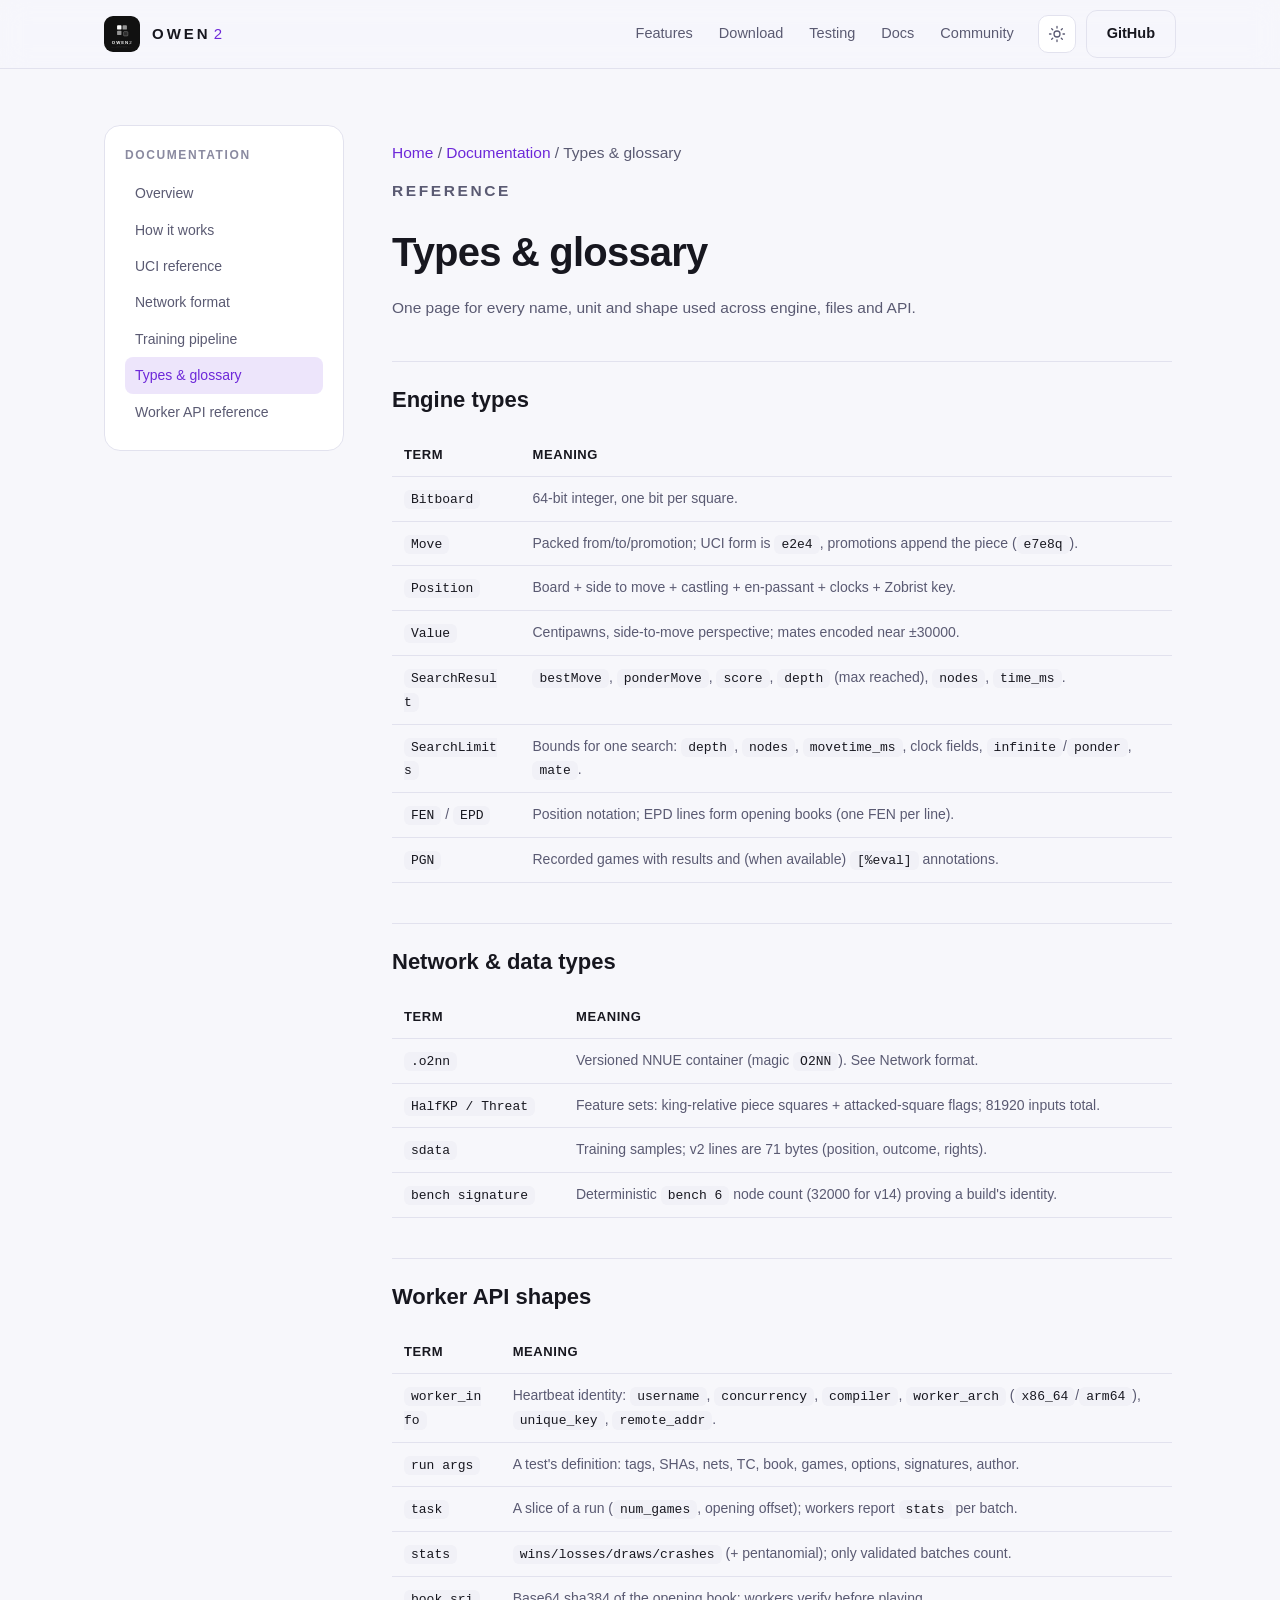
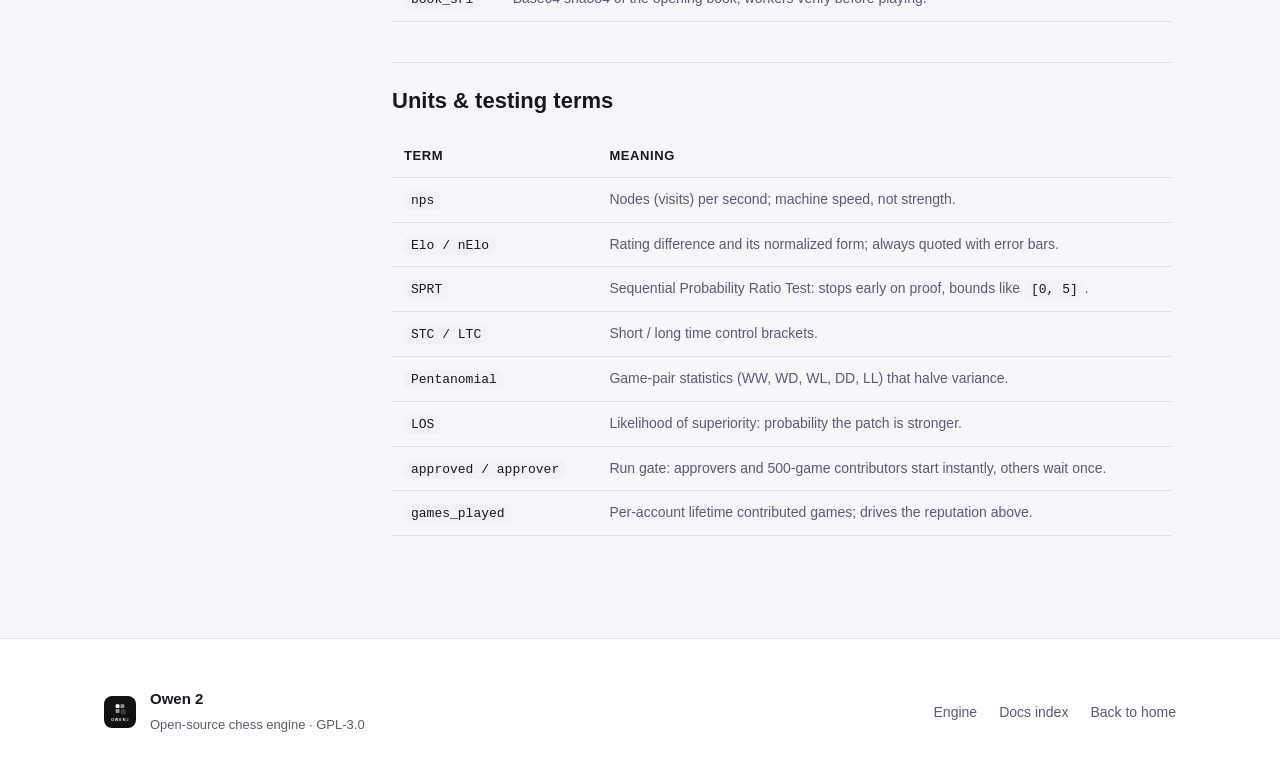
<file: website/docs/types.html>
<!DOCTYPE html>
<html lang="en" data-theme="dark">
<head>
  <meta charset="UTF-8" />
  <meta name="viewport" content="width=device-width, initial-scale=1.0" />
  <title>Types &amp; glossary — Owen 2 docs</title>
  <meta name="description" content="Owen 2 glossary: engine types, API shapes, units and testing terms." />
  <link rel="icon" href="../assets/favicon.ico" sizes="any" />
  <link rel="stylesheet" href="../styles.css" />
  <link rel="stylesheet" href="../docs.css" />
</head>
<body>
  <header class="site-header">
    <div class="wrap header-inner">
      <a class="brand" href="../index.html" aria-label="Owen 2 home">
        <img src="../assets/logo.svg" width="36" height="36" alt="" />
        <span class="brand-name">OWEN<span class="brand-two">2</span></span>
      </a>
      <nav class="nav" aria-label="Primary">
        <a href="../index.html#features">Features</a>
        <a href="../index.html#download">Download</a>
        <a href="../index.html#testing">Testing</a>
        <a href="index.html">Docs</a>
        <a href="../index.html#community">Community</a>
      </nav>
      <div class="header-actions">
        <button class="theme-toggle" type="button" aria-label="Toggle color theme" id="themeToggle">
          <svg class="i-sun" viewBox="0 0 24 24" width="18" height="18" aria-hidden="true"><circle cx="12" cy="12" r="4"/><path d="M12 2v2M12 20v2M2 12h2M20 12h2M4.9 4.9l1.4 1.4M17.7 17.7l1.4 1.4M19.1 4.9l-1.4 1.4M6.3 17.7l-1.4 1.4"/></svg>
          <svg class="i-moon" viewBox="0 0 24 24" width="18" height="18" aria-hidden="true"><path d="M21 12.8A9 9 0 1 1 11.2 3a7 7 0 0 0 9.8 9.8z"/></svg>
        </button>
        <a class="btn btn-ghost" href="https://github.com/Owen-Foundation/Owen" target="_blank" rel="noopener">GitHub</a>
      </div>
    </div>
  </header>

  <main>
    <div class="wrap doc-layout">
      <aside class="doc-side">
        <strong>Documentation</strong>
        <a href="index.html">Overview</a>
        <a href="how-it-works.html">How it works</a>
        <a href="uci.html">UCI reference</a>
        <a href="nets.html">Network format</a>
        <a href="training.html">Training pipeline</a>
        <a href="types.html" class="active">Types &amp; glossary</a>
        <a href="api.html">Worker API reference</a>
      </aside>

      <article class="doc-article">
        <p class="breadcrumb"><a href="../index.html">Home</a> / <a href="index.html">Documentation</a> / Types &amp; glossary</p>
        <p class="eyebrow">Reference</p>
        <h1>Types &amp; glossary</h1>
        <p class="section-sub">One page for every name, unit and shape used across engine, files and API.</p>

        <h2>Engine types</h2>
        <table>
          <tr><th>Term</th><th>Meaning</th></tr>
          <tr><td><code>Bitboard</code></td><td>64-bit integer, one bit per square.</td></tr>
          <tr><td><code>Move</code></td><td>Packed from/to/promotion; UCI form is <code>e2e4</code>, promotions append the piece (<code>e7e8q</code>).</td></tr>
          <tr><td><code>Position</code></td><td>Board + side to move + castling + en-passant + clocks + Zobrist key.</td></tr>
          <tr><td><code>Value</code></td><td>Centipawns, side-to-move perspective; mates encoded near ±30000.</td></tr>
          <tr><td><code>SearchResult</code></td><td><code>bestMove</code>, <code>ponderMove</code>, <code>score</code>, <code>depth</code> (max reached), <code>nodes</code>, <code>time_ms</code>.</td></tr>
          <tr><td><code>SearchLimits</code></td><td>Bounds for one search: <code>depth</code>, <code>nodes</code>, <code>movetime_ms</code>, clock fields, <code>infinite</code>/<code>ponder</code>, <code>mate</code>.</td></tr>
          <tr><td><code>FEN</code> / <code>EPD</code></td><td>Position notation; EPD lines form opening books (one FEN per line).</td></tr>
          <tr><td><code>PGN</code></td><td>Recorded games with results and (when available) <code>[%eval]</code> annotations.</td></tr>
        </table>

        <h2>Network &amp; data types</h2>
        <table>
          <tr><th>Term</th><th>Meaning</th></tr>
          <tr><td><code>.o2nn</code></td><td>Versioned NNUE container (magic <code>O2NN</code>). See <a href="nets.html">Network format</a>.</td></tr>
          <tr><td><code>HalfKP / Threat</code></td><td>Feature sets: king-relative piece squares + attacked-square flags; 81920 inputs total.</td></tr>
          <tr><td><code>sdata</code></td><td>Training samples; v2 lines are 71 bytes (position, outcome, rights).</td></tr>
          <tr><td><code>bench signature</code></td><td>Deterministic <code>bench 6</code> node count (32000 for v14) proving a build's identity.</td></tr>
        </table>

        <h2>Worker API shapes</h2>
        <table>
          <tr><th>Term</th><th>Meaning</th></tr>
          <tr><td><code>worker_info</code></td><td>Heartbeat identity: <code>username</code>, <code>concurrency</code>, <code>compiler</code>, <code>worker_arch</code> (<code>x86_64</code>/<code>arm64</code>), <code>unique_key</code>, <code>remote_addr</code>.</td></tr>
          <tr><td><code>run args</code></td><td>A test's definition: tags, SHAs, nets, TC, book, games, options, signatures, author.</td></tr>
          <tr><td><code>task</code></td><td>A slice of a run (<code>num_games</code>, opening offset); workers report <code>stats</code> per batch.</td></tr>
          <tr><td><code>stats</code></td><td><code>wins/losses/draws/crashes</code> (+ pentanomial); only validated batches count.</td></tr>
          <tr><td><code>book_sri</code></td><td>Base64 sha384 of the opening book; workers verify before playing.</td></tr>
        </table>

        <h2>Units &amp; testing terms</h2>
        <table>
          <tr><th>Term</th><th>Meaning</th></tr>
          <tr><td><code>nps</code></td><td>Nodes (visits) per second; machine speed, not strength.</td></tr>
          <tr><td><code>Elo / nElo</code></td><td>Rating difference and its normalized form; always quoted with error bars.</td></tr>
          <tr><td><code>SPRT</code></td><td>Sequential Probability Ratio Test: stops early on proof, bounds like <code>[0, 5]</code>.</td></tr>
          <tr><td><code>STC / LTC</code></td><td>Short / long time control brackets.</td></tr>
          <tr><td><code>Pentanomial</code></td><td>Game-pair statistics (WW, WD, WL, DD, LL) that halve variance.</td></tr>
          <tr><td><code>LOS</code></td><td>Likelihood of superiority: probability the patch is stronger.</td></tr>
          <tr><td><code>approved / approver</code></td><td>Run gate: approvers and 500-game contributors start instantly, others wait once.</td></tr>
          <tr><td><code>games_played</code></td><td>Per-account lifetime contributed games; drives the reputation above.</td></tr>
        </table>
      </article>
    </div>
  </main>

  <footer class="site-footer">
    <div class="wrap footer-inner">
      <div class="footer-brand">
        <img src="../assets/logo.svg" width="32" height="32" alt="" />
        <div><strong>Owen 2</strong><span>Open-source chess engine · GPL-3.0</span></div>
      </div>
      <nav class="footer-nav" aria-label="Footer">
        <a href="https://github.com/Owen-Foundation/Owen" target="_blank" rel="noopener">Engine</a>
        <a href="index.html">Docs index</a>
        <a href="../index.html">Back to home</a>
      </nav>
    </div>
  </footer>

  <script src="../script.js"></script>
</body>
</html>
</file>
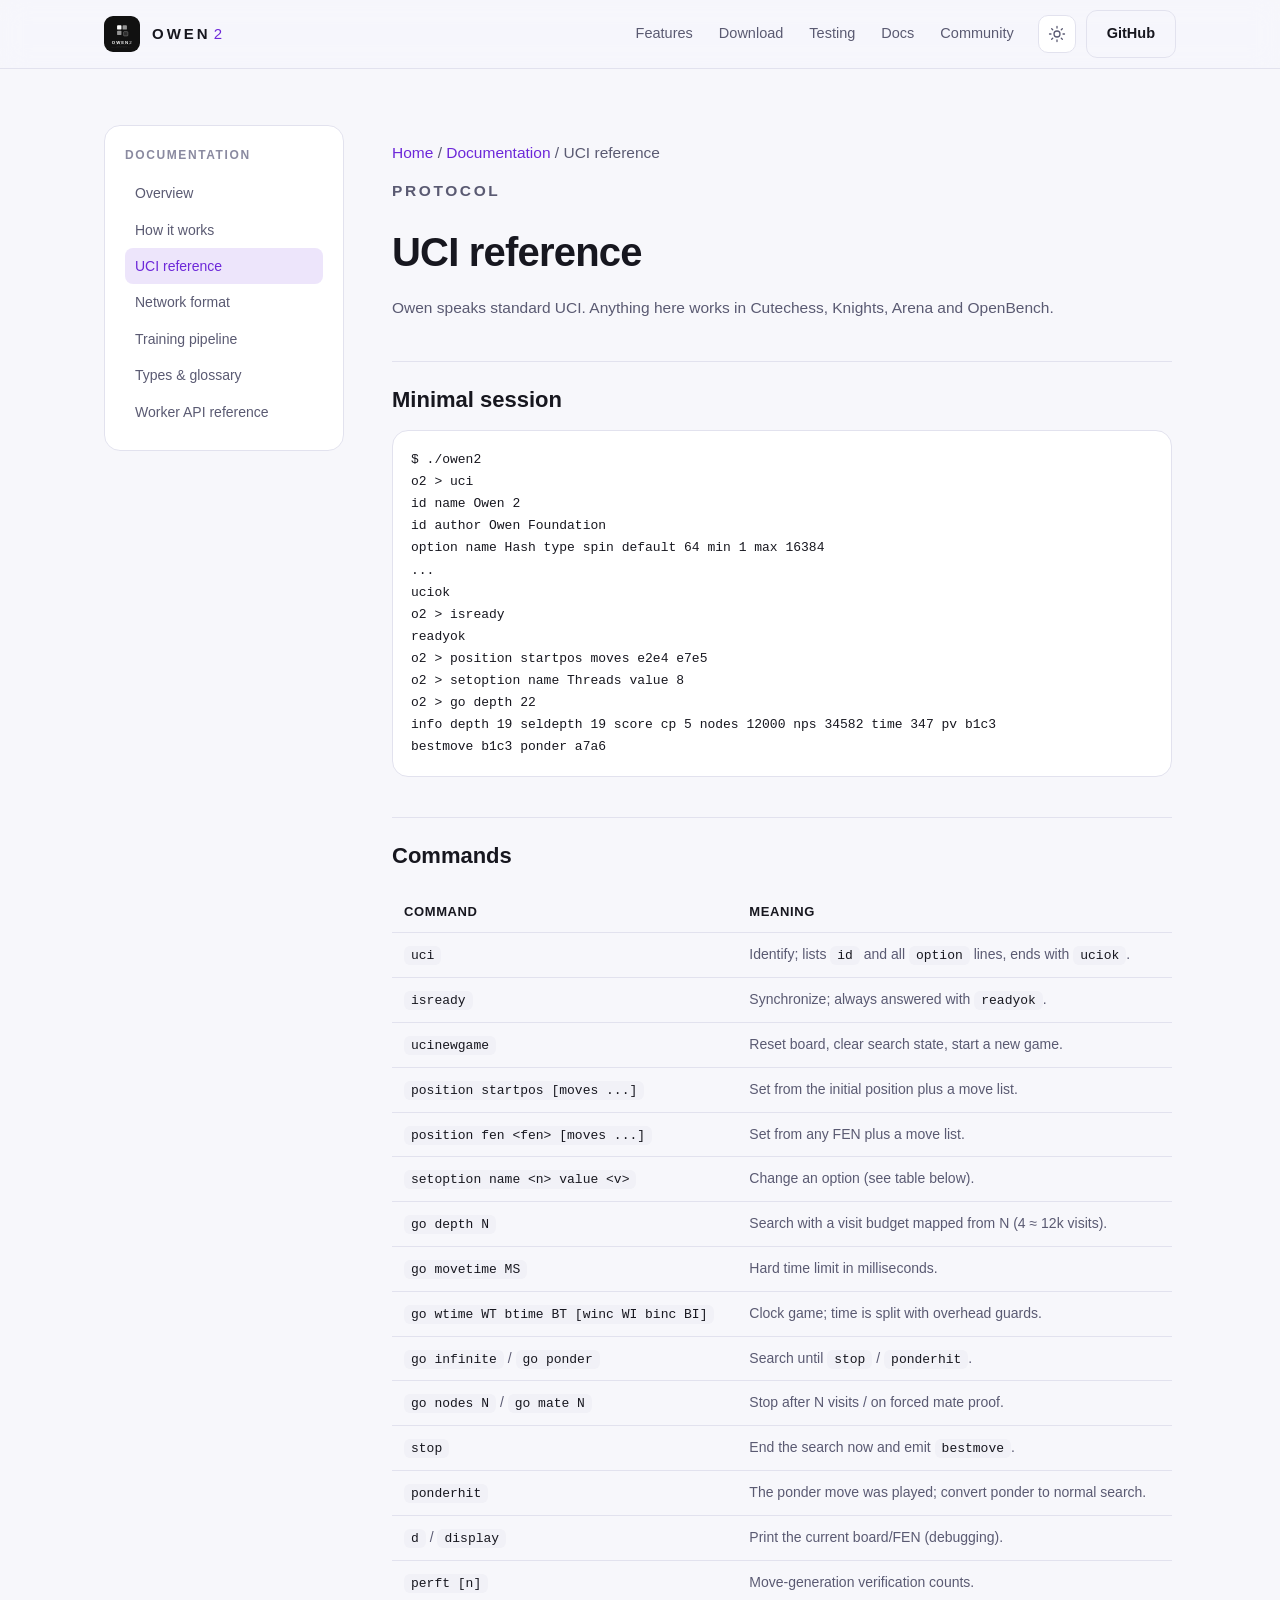
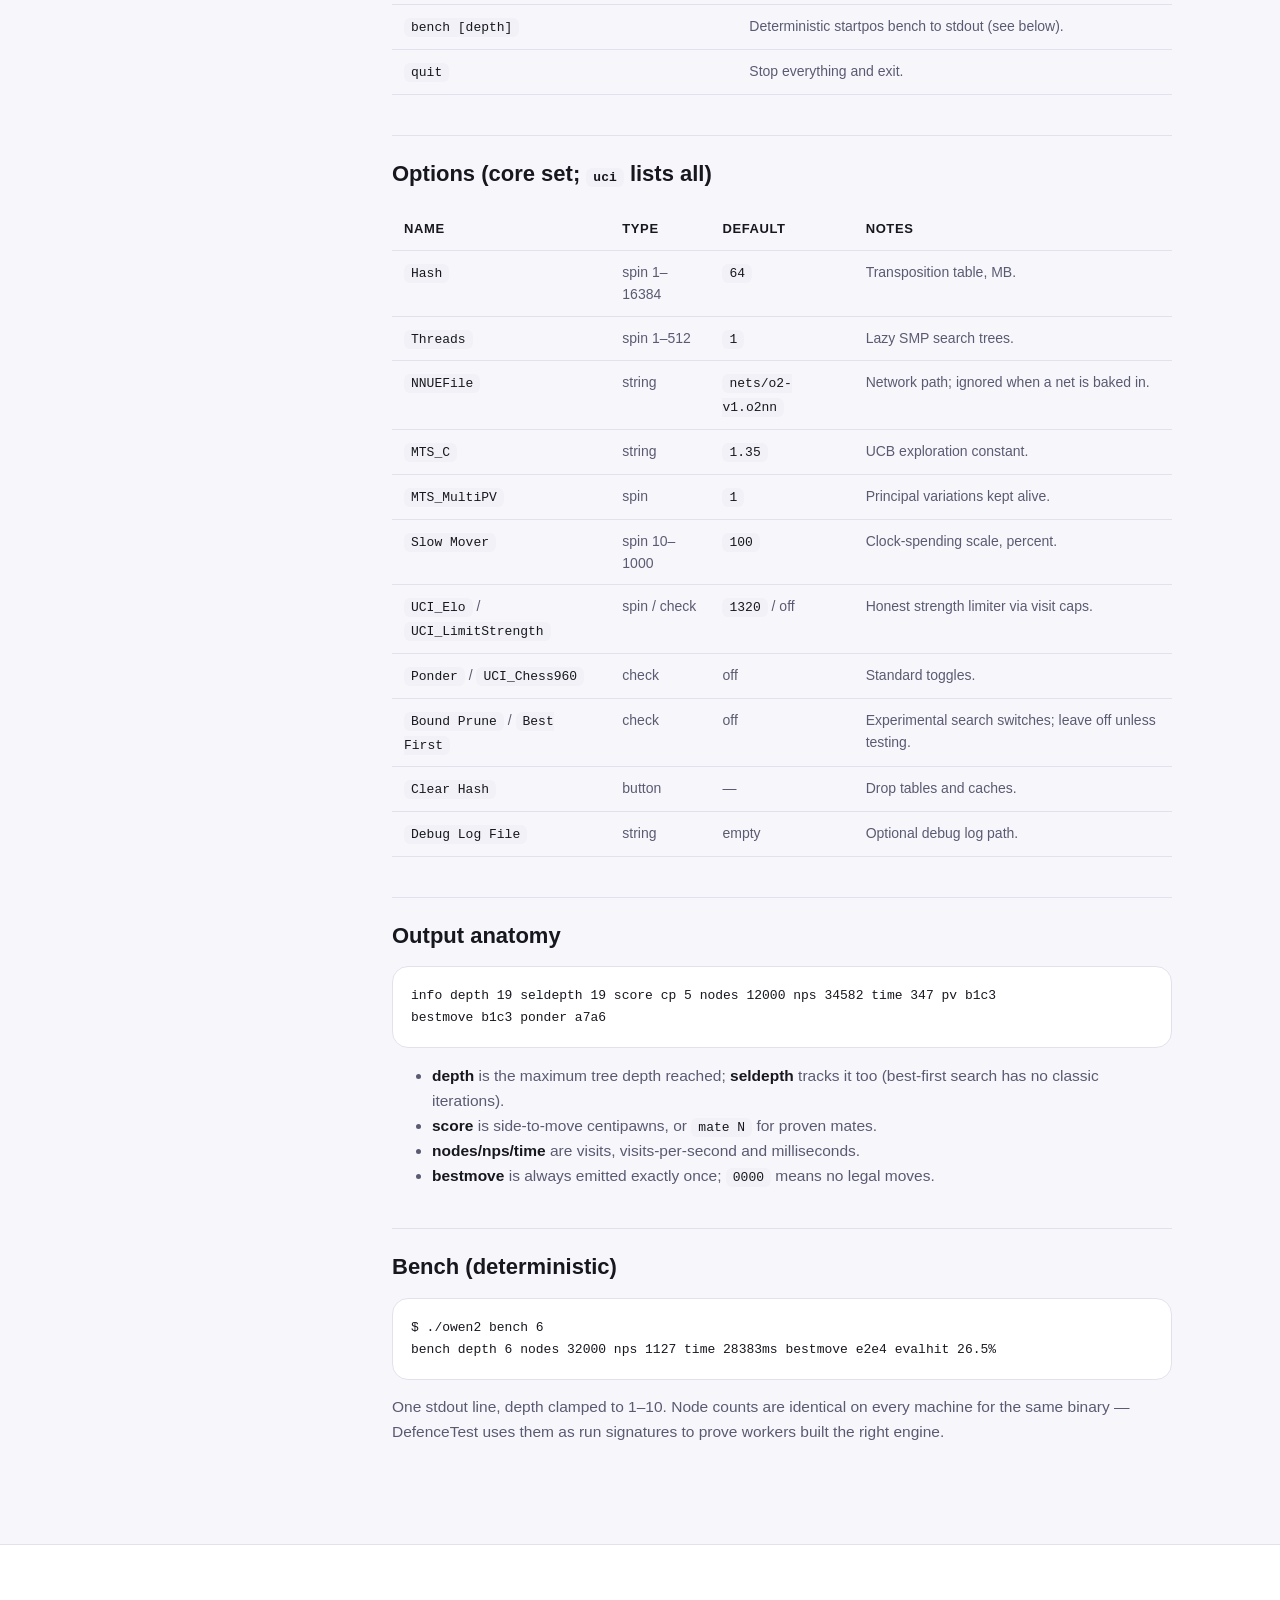
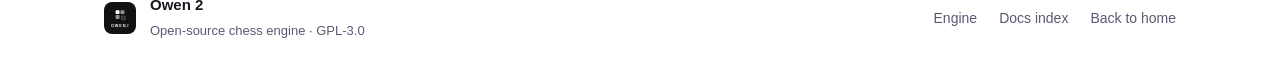
<file: website/docs/uci.html>
<!DOCTYPE html>
<html lang="en" data-theme="dark">
<head>
  <meta charset="UTF-8" />
  <meta name="viewport" content="width=device-width, initial-scale=1.0" />
  <title>UCI reference — Owen 2 docs</title>
  <meta name="description" content="Complete Owen 2 UCI protocol reference: commands, options and output lines." />
  <link rel="icon" href="../assets/favicon.ico" sizes="any" />
  <link rel="stylesheet" href="../styles.css" />
  <link rel="stylesheet" href="../docs.css" />
</head>
<body>
  <header class="site-header">
    <div class="wrap header-inner">
      <a class="brand" href="../index.html" aria-label="Owen 2 home">
        <img src="../assets/logo.svg" width="36" height="36" alt="" />
        <span class="brand-name">OWEN<span class="brand-two">2</span></span>
      </a>
      <nav class="nav" aria-label="Primary">
        <a href="../index.html#features">Features</a>
        <a href="../index.html#download">Download</a>
        <a href="../index.html#testing">Testing</a>
        <a href="index.html">Docs</a>
        <a href="../index.html#community">Community</a>
      </nav>
      <div class="header-actions">
        <button class="theme-toggle" type="button" aria-label="Toggle color theme" id="themeToggle">
          <svg class="i-sun" viewBox="0 0 24 24" width="18" height="18" aria-hidden="true"><circle cx="12" cy="12" r="4"/><path d="M12 2v2M12 20v2M2 12h2M20 12h2M4.9 4.9l1.4 1.4M17.7 17.7l1.4 1.4M19.1 4.9l-1.4 1.4M6.3 17.7l-1.4 1.4"/></svg>
          <svg class="i-moon" viewBox="0 0 24 24" width="18" height="18" aria-hidden="true"><path d="M21 12.8A9 9 0 1 1 11.2 3a7 7 0 0 0 9.8 9.8z"/></svg>
        </button>
        <a class="btn btn-ghost" href="https://github.com/Owen-Foundation/Owen" target="_blank" rel="noopener">GitHub</a>
      </div>
    </div>
  </header>

  <main>
    <div class="wrap doc-layout">
      <aside class="doc-side">
        <strong>Documentation</strong>
        <a href="index.html">Overview</a>
        <a href="how-it-works.html">How it works</a>
        <a href="uci.html" class="active">UCI reference</a>
        <a href="nets.html">Network format</a>
        <a href="training.html">Training pipeline</a>
        <a href="types.html">Types &amp; glossary</a>
        <a href="api.html">Worker API reference</a>
      </aside>

      <article class="doc-article">
        <p class="breadcrumb"><a href="../index.html">Home</a> / <a href="index.html">Documentation</a> / UCI reference</p>
        <p class="eyebrow">Protocol</p>
        <h1>UCI reference</h1>
        <p class="section-sub">Owen speaks standard UCI. Anything here works in Cutechess, Knights, Arena and OpenBench.</p>

        <h2>Minimal session</h2>
        <pre><code>$ ./owen2
o2 &gt; uci
id name Owen 2
id author Owen Foundation
option name Hash type spin default 64 min 1 max 16384
...
uciok
o2 &gt; isready
readyok
o2 &gt; position startpos moves e2e4 e7e5
o2 &gt; setoption name Threads value 8
o2 &gt; go depth 22
info depth 19 seldepth 19 score cp 5 nodes 12000 nps 34582 time 347 pv b1c3
bestmove b1c3 ponder a7a6</code></pre>

        <h2>Commands</h2>
        <table>
          <tr><th>Command</th><th>Meaning</th></tr>
          <tr><td><code>uci</code></td><td>Identify; lists <code>id</code> and all <code>option</code> lines, ends with <code>uciok</code>.</td></tr>
          <tr><td><code>isready</code></td><td>Synchronize; always answered with <code>readyok</code>.</td></tr>
          <tr><td><code>ucinewgame</code></td><td>Reset board, clear search state, start a new game.</td></tr>
          <tr><td><code>position startpos [moves ...]</code></td><td>Set from the initial position plus a move list.</td></tr>
          <tr><td><code>position fen &lt;fen&gt; [moves ...]</code></td><td>Set from any FEN plus a move list.</td></tr>
          <tr><td><code>setoption name &lt;n&gt; value &lt;v&gt;</code></td><td>Change an option (see table below).</td></tr>
          <tr><td><code>go depth N</code></td><td>Search with a visit budget mapped from N (4 ≈ 12k visits).</td></tr>
          <tr><td><code>go movetime MS</code></td><td>Hard time limit in milliseconds.</td></tr>
          <tr><td><code>go wtime WT btime BT [winc WI binc BI]</code></td><td>Clock game; time is split with overhead guards.</td></tr>
          <tr><td><code>go infinite</code> / <code>go ponder</code></td><td>Search until <code>stop</code> / <code>ponderhit</code>.</td></tr>
          <tr><td><code>go nodes N</code> / <code>go mate N</code></td><td>Stop after N visits / on forced mate proof.</td></tr>
          <tr><td><code>stop</code></td><td>End the search now and emit <code>bestmove</code>.</td></tr>
          <tr><td><code>ponderhit</code></td><td>The ponder move was played; convert ponder to normal search.</td></tr>
          <tr><td><code>d</code> / <code>display</code></td><td>Print the current board/FEN (debugging).</td></tr>
          <tr><td><code>perft [n]</code></td><td>Move-generation verification counts.</td></tr>
          <tr><td><code>bench [depth]</code></td><td>Deterministic startpos bench to stdout (see below).</td></tr>
          <tr><td><code>quit</code></td><td>Stop everything and exit.</td></tr>
        </table>

        <h2>Options (core set; <code>uci</code> lists all)</h2>
        <table>
          <tr><th>Name</th><th>Type</th><th>Default</th><th>Notes</th></tr>
          <tr><td><code>Hash</code></td><td>spin 1–16384</td><td><code>64</code></td><td>Transposition table, MB.</td></tr>
          <tr><td><code>Threads</code></td><td>spin 1–512</td><td><code>1</code></td><td>Lazy SMP search trees.</td></tr>
          <tr><td><code>NNUEFile</code></td><td>string</td><td><code>nets/o2-v1.o2nn</code></td><td>Network path; ignored when a net is baked in.</td></tr>
          <tr><td><code>MTS_C</code></td><td>string</td><td><code>1.35</code></td><td>UCB exploration constant.</td></tr>
          <tr><td><code>MTS_MultiPV</code></td><td>spin</td><td><code>1</code></td><td>Principal variations kept alive.</td></tr>
          <tr><td><code>Slow Mover</code></td><td>spin 10–1000</td><td><code>100</code></td><td>Clock-spending scale, percent.</td></tr>
          <tr><td><code>UCI_Elo</code> / <code>UCI_LimitStrength</code></td><td>spin / check</td><td><code>1320</code> / off</td><td>Honest strength limiter via visit caps.</td></tr>
          <tr><td><code>Ponder</code> / <code>UCI_Chess960</code></td><td>check</td><td>off</td><td>Standard toggles.</td></tr>
          <tr><td><code>Bound Prune</code> / <code>Best First</code></td><td>check</td><td>off</td><td>Experimental search switches; leave off unless testing.</td></tr>
          <tr><td><code>Clear Hash</code></td><td>button</td><td>—</td><td>Drop tables and caches.</td></tr>
          <tr><td><code>Debug Log File</code></td><td>string</td><td>empty</td><td>Optional debug log path.</td></tr>
        </table>

        <h2>Output anatomy</h2>
        <pre><code>info depth 19 seldepth 19 score cp 5 nodes 12000 nps 34582 time 347 pv b1c3
bestmove b1c3 ponder a7a6</code></pre>
        <ul>
          <li><strong>depth</strong> is the maximum tree depth reached; <strong>seldepth</strong> tracks it too (best-first search has no classic iterations).</li>
          <li><strong>score</strong> is side-to-move centipawns, or <code>mate N</code> for proven mates.</li>
          <li><strong>nodes/nps/time</strong> are visits, visits-per-second and milliseconds.</li>
          <li><strong>bestmove</strong> is always emitted exactly once; <code>0000</code> means no legal moves.</li>
        </ul>

        <h2>Bench (deterministic)</h2>
        <pre><code>$ ./owen2 bench 6
bench depth 6 nodes 32000 nps 1127 time 28383ms bestmove e2e4 evalhit 26.5%</code></pre>
        <p>
          One stdout line, depth clamped to 1–10. Node counts are identical on
          every machine for the same binary — DefenceTest uses them as run
          signatures to prove workers built the right engine.
        </p>
      </article>
    </div>
  </main>

  <footer class="site-footer">
    <div class="wrap footer-inner">
      <div class="footer-brand">
        <img src="../assets/logo.svg" width="32" height="32" alt="" />
        <div><strong>Owen 2</strong><span>Open-source chess engine · GPL-3.0</span></div>
      </div>
      <nav class="footer-nav" aria-label="Footer">
        <a href="https://github.com/Owen-Foundation/Owen" target="_blank" rel="noopener">Engine</a>
        <a href="index.html">Docs index</a>
        <a href="../index.html">Back to home</a>
      </nav>
    </div>
  </footer>

  <script src="../script.js"></script>
</body>
</html>
</file>
<file: website/styles.css>
:root {
  --bg: #0b0b0f;
  --bg-alt: #0f0f16;
  --surface: #15151d;
  --surface-2: #1b1b25;
  --border: #262634;
  --text: #ececf3;
  --muted: #9b9bb0;
  --faint: #6d6d85;
  --accent: #8b5cf6;
  --accent-2: #22d3ee;
  --accent-ink: #ffffff;
  --shadow: 0 20px 50px -20px rgba(0, 0, 0, 0.7);
  --radius: 16px;
  --wrap: 1120px;
  --font: -apple-system, BlinkMacSystemFont, "Segoe UI", Inter, Roboto, Helvetica, Arial, sans-serif;
  --mono: ui-monospace, "SF Mono", "JetBrains Mono", "Cascadia Code", Menlo, Consolas, monospace;
}

html[data-theme="light"] {
  --bg: #f7f7fb;
  --bg-alt: #ffffff;
  --surface: #ffffff;
  --surface-2: #f1f1f7;
  --border: #e2e2ee;
  --text: #17171f;
  --muted: #5a5a72;
  --faint: #8a8aa0;
  --accent: #6d28d9;
  --accent-2: #0891b2;
  --shadow: 0 20px 50px -24px rgba(30, 20, 80, 0.28);
}

* { box-sizing: border-box; }

html { scroll-behavior: smooth; }

body {
  margin: 0;
  background: var(--bg);
  color: var(--text);
  font-family: var(--font);
  line-height: 1.6;
  -webkit-font-smoothing: antialiased;
}

a { color: inherit; text-decoration: none; }
code, pre { font-family: var(--mono); }

.wrap { width: 100%; max-width: var(--wrap); margin: 0 auto; padding: 0 24px; }

.skip {
  position: absolute; left: -9999px; top: 0; background: var(--accent);
  color: #fff; padding: 10px 16px; border-radius: 0 0 8px 0; z-index: 100;
}
.skip:focus { left: 0; }

/* ---------- Header ---------- */
.site-header {
  position: sticky; top: 0; z-index: 50;
  backdrop-filter: saturate(160%) blur(14px);
  background: color-mix(in srgb, var(--bg) 78%, transparent);
  border-bottom: 1px solid var(--border);
}
.header-inner { display: flex; align-items: center; gap: 24px; height: 68px; }
.brand { display: flex; align-items: center; gap: 12px; }
.brand img { border-radius: 9px; }
.brand-name { font-weight: 800; letter-spacing: 3px; font-size: 15px; }
.brand-two { font-weight: 300; color: var(--accent); margin-left: 3px; letter-spacing: 1px; }
.nav { display: flex; gap: 26px; margin-left: auto; }
.nav a { color: var(--muted); font-size: 14.5px; font-weight: 500; transition: color .15s; }
.nav a:hover { color: var(--text); }
.header-actions { display: flex; align-items: center; gap: 10px; }

.theme-toggle {
  display: inline-grid; place-items: center; width: 38px; height: 38px;
  background: var(--surface); border: 1px solid var(--border); border-radius: 10px;
  color: var(--muted); cursor: pointer;
}
.theme-toggle:hover { color: var(--text); border-color: var(--accent); }
.theme-toggle svg { fill: none; stroke: currentColor; stroke-width: 1.7; stroke-linecap: round; }
html[data-theme="dark"] .i-sun { display: none; }
html[data-theme="light"] .i-moon { display: none; }

/* ---------- Buttons ---------- */
.btn {
  display: inline-flex; align-items: center; gap: 8px;
  padding: 11px 20px; border-radius: 11px; font-weight: 600; font-size: 14.5px;
  border: 1px solid transparent; cursor: pointer; transition: transform .12s, background .15s, border-color .15s;
}
.btn:active { transform: translateY(1px); }
.btn-primary { background: var(--accent); color: var(--accent-ink); }
.btn-primary:hover { background: color-mix(in srgb, var(--accent) 86%, white); }
.btn-ghost { background: transparent; border-color: var(--border); color: var(--text); }
.btn-ghost:hover { border-color: var(--accent); color: var(--accent); }
.btn-ghost svg { fill: currentColor; }

/* ---------- Hero ---------- */
.hero { position: relative; overflow: hidden; padding: 88px 0 72px; }
.hero::before {
  content: ""; position: absolute; inset: -20% -10% auto -10%; height: 70%;
  background:
    radial-gradient(60% 60% at 20% 30%, color-mix(in srgb, var(--accent) 26%, transparent), transparent 70%),
    radial-gradient(50% 50% at 85% 10%, color-mix(in srgb, var(--accent-2) 18%, transparent), transparent 70%);
  filter: blur(20px); opacity: .55; pointer-events: none;
}
.hero-inner {
  position: relative; display: grid; grid-template-columns: 1.05fr .95fr;
  gap: 56px; align-items: center;
}
.eyebrow {
  text-transform: uppercase; letter-spacing: 2.6px; font-size: 12px; font-weight: 700;
  color: var(--accent); margin: 0 0 16px;
}
.hero h1 { font-size: clamp(34px, 5vw, 56px); line-height: 1.08; margin: 0 0 20px; letter-spacing: -1px; }
.grad {
  background: linear-gradient(100deg, var(--accent), var(--accent-2));
  -webkit-background-clip: text; background-clip: text; color: transparent;
}
.lede { font-size: 17.5px; color: var(--muted); max-width: 560px; margin: 0 0 28px; }
.cta { display: flex; flex-wrap: wrap; gap: 12px; }
.chips { list-style: none; display: flex; flex-wrap: wrap; gap: 8px; padding: 0; margin: 26px 0 0; }
.chips li {
  font-size: 12.5px; color: var(--muted); padding: 6px 12px;
  border: 1px solid var(--border); border-radius: 999px; background: var(--surface);
}

/* ---------- Terminal / code ---------- */
.terminal, .tree-card, .code-card {
  background: var(--surface); border: 1px solid var(--border);
  border-radius: var(--radius); box-shadow: var(--shadow); overflow: hidden;
}
.terminal-bar {
  display: flex; align-items: center; gap: 7px; padding: 12px 14px;
  border-bottom: 1px solid var(--border); background: var(--surface-2);
}
.terminal-bar span { width: 11px; height: 11px; border-radius: 50%; background: var(--border); }
.terminal-bar span:nth-child(1) { background: #ff5f57; }
.terminal-bar span:nth-child(2) { background: #febc2e; }
.terminal-bar span:nth-child(3) { background: #28c840; }
.terminal-bar em { margin-left: 8px; font-family: var(--mono); font-size: 12px; color: var(--faint); font-style: normal; }
.terminal pre, .tree-card pre, .code-card pre { margin: 0; padding: 18px; overflow-x: auto; font-size: 13px; line-height: 1.7; }
.terminal code, .tree-card code, .code-card code { color: var(--text); }
.t-prompt { color: var(--accent-2); }
.t-out { color: var(--accent); }
.c { color: var(--faint); }

/* ---------- Strip ---------- */
.strip { border-top: 1px solid var(--border); border-bottom: 1px solid var(--border); background: var(--bg-alt); }
.strip-inner { display: grid; grid-template-columns: repeat(4, 1fr); gap: 24px; padding: 26px 24px; }
.strip-inner div { display: flex; flex-direction: column; }
.strip-inner strong { font-size: 16px; }
.strip-inner span { font-size: 13px; color: var(--muted); }

/* ---------- Sections ---------- */
.section { padding: 84px 0; }
.section.alt { background: var(--bg-alt); border-top: 1px solid var(--border); border-bottom: 1px solid var(--border); }
.section-head { max-width: 660px; margin: 0 0 44px; }
.section h2 { font-size: clamp(26px, 3.4vw, 38px); margin: 0 0 14px; letter-spacing: -.6px; }
.section-sub { color: var(--muted); font-size: 16.5px; margin: 0; }

.grid { display: grid; grid-template-columns: repeat(3, 1fr); gap: 20px; }
.card {
  background: var(--surface); border: 1px solid var(--border); border-radius: var(--radius);
  padding: 26px; transition: border-color .15s, transform .15s;
}
.card:hover { border-color: color-mix(in srgb, var(--accent) 55%, var(--border)); transform: translateY(-3px); }
.card .ico {
  width: 42px; height: 42px; display: grid; place-items: center; margin-bottom: 16px;
  border-radius: 11px; background: color-mix(in srgb, var(--accent) 16%, transparent);
  color: var(--accent); font-size: 20px;
}
.card h3 { margin: 0 0 8px; font-size: 17.5px; }
.card p { margin: 0; color: var(--muted); font-size: 14.8px; }
.card code { background: var(--surface-2); padding: 1px 6px; border-radius: 6px; font-size: 13px; }

.two-col { display: grid; grid-template-columns: 1fr 1fr; gap: 56px; align-items: center; }
.checks { list-style: none; padding: 0; margin: 22px 0; }
.checks li { position: relative; padding-left: 30px; margin: 12px 0; color: var(--muted); }
.checks li::before {
  content: "✓"; position: absolute; left: 0; top: 0; color: var(--accent);
  font-weight: 700;
}
.link-arrow { color: var(--accent); font-weight: 600; }
.link-arrow:hover { text-decoration: underline; }

/* ---------- Download ---------- */
.download-grid { display: grid; grid-template-columns: repeat(auto-fit, minmax(180px, 1fr)); gap: 18px; margin-bottom: 28px; }
.dl-card {
  display: flex; flex-direction: column; gap: 4px; padding: 24px;
  background: var(--surface); border: 1px solid var(--border); border-radius: var(--radius);
  transition: border-color .15s, transform .15s;
}
.dl-card:hover { border-color: var(--accent); transform: translateY(-3px); }
.dl-os { font-size: 18px; font-weight: 700; }
.dl-meta { font-size: 13px; color: var(--muted); }
.dl-go { margin-top: 14px; color: var(--accent); font-weight: 600; font-size: 14px; }

.code-head {
  display: flex; align-items: center; justify-content: space-between;
  padding: 12px 16px; border-bottom: 1px solid var(--border); background: var(--surface-2);
  font-size: 13px; color: var(--muted); font-weight: 600;
}
.copy {
  background: transparent; border: 1px solid var(--border); color: var(--muted);
  border-radius: 8px; padding: 5px 12px; font-size: 12.5px; cursor: pointer; font-family: var(--mono);
}
.copy:hover { color: var(--text); border-color: var(--accent); }
.note { margin: 0; padding: 14px 18px 18px; color: var(--muted); font-size: 13.5px; border-top: 1px solid var(--border); }

/* ---------- Docs ---------- */
.docs-grid { grid-template-columns: repeat(4, 1fr); }
.doc { padding: 22px; border: 1px solid var(--border); border-radius: var(--radius); background: var(--surface); transition: border-color .15s, transform .15s; }
.doc:hover { border-color: var(--accent); transform: translateY(-3px); }
.doc h3 { margin: 0 0 6px; font-size: 16px; }
.doc p { margin: 0; color: var(--muted); font-size: 14px; }

/* ---------- Community ---------- */
.community { display: flex; align-items: center; justify-content: space-between; gap: 40px; flex-wrap: wrap; }
.community .section-sub { max-width: 640px; }

/* ---------- Footer ---------- */
.site-footer { border-top: 1px solid var(--border); background: var(--bg-alt); padding: 48px 0; }
.footer-inner { display: grid; grid-template-columns: 1fr auto; gap: 24px 40px; align-items: center; }
.footer-brand { display: flex; align-items: center; gap: 14px; }
.footer-brand img { border-radius: 8px; }
.footer-brand strong { display: block; font-size: 15px; }
.footer-brand span { color: var(--muted); font-size: 13px; }
.footer-nav { display: flex; gap: 22px; flex-wrap: wrap; }
.footer-nav a { color: var(--muted); font-size: 14px; }
.footer-nav a:hover { color: var(--accent); }
.footer-fine { grid-column: 1 / -1; color: var(--faint); font-size: 12.5px; margin: 8px 0 0; max-width: 760px; }

/* ---------- Responsive ---------- */
@media (max-width: 940px) {
  .hero-inner, .two-col { grid-template-columns: 1fr; gap: 40px; }
  .grid, .docs-grid { grid-template-columns: repeat(2, 1fr); }
  .download-grid { grid-template-columns: repeat(2, 1fr); }
  .strip-inner { grid-template-columns: repeat(2, 1fr); }
  .nav { display: none; }
}
@media (max-width: 560px) {
  .grid, .docs-grid, .download-grid { grid-template-columns: 1fr; }
  .header-inner { gap: 12px; }
  .btn-ghost span { display: none; }
  .section { padding: 60px 0; }
  .footer-inner { grid-template-columns: 1fr; }
}

@media (prefers-reduced-motion: reduce) {
  * { scroll-behavior: auto; }
  .card, .doc, .dl-card { transition: none; }
}
</file>
<file: website/docs.css>
/* Docs pages: prose, tables, code, callouts. Pairs with styles.css. */
.doc-layout {
  display: grid;
  grid-template-columns: 240px 1fr;
  gap: 48px;
  padding: 56px 24px 84px;
  align-items: start;
}
.doc-side {
  position: sticky;
  top: 92px;
  border: 1px solid var(--border);
  border-radius: var(--radius);
  background: var(--surface);
  padding: 20px;
  font-size: 14px;
}
.doc-side strong {
  display: block;
  font-size: 12px;
  text-transform: uppercase;
  letter-spacing: 1.6px;
  color: var(--faint);
  margin-bottom: 10px;
}
.doc-side a {
  display: block;
  padding: 7px 10px;
  border-radius: 8px;
  color: var(--muted);
}
.doc-side a:hover { color: var(--text); background: var(--surface-2); }
.doc-side a.active { color: var(--accent); background: color-mix(in srgb, var(--accent) 12%, transparent); }
.doc-article { min-width: 0; max-width: 780px; }
.doc-article h1 { font-size: clamp(28px, 4vw, 40px); letter-spacing: -0.8px; margin: 0 0 12px; }
.doc-article h2 { font-size: 22px; margin: 40px 0 12px; padding-top: 20px; border-top: 1px solid var(--border); }
.doc-article h3 { font-size: 17px; margin: 26px 0 8px; }
.doc-article p, .doc-article li { color: var(--muted); font-size: 15.5px; }
.doc-article p strong, .doc-article li strong, .doc-article td strong { color: var(--text); }
.doc-article code {
  font-family: var(--mono); font-size: 13px;
  background: var(--surface-2); padding: 2px 7px; border-radius: 6px;
  color: var(--text); word-break: break-word;
}
.doc-article pre {
  background: var(--surface); border: 1px solid var(--border);
  border-radius: var(--radius); padding: 18px; overflow-x: auto;
  font-size: 13px; line-height: 1.7;
}
.doc-article pre code { background: none; padding: 0; }
.doc-article table { width: 100%; border-collapse: collapse; margin: 18px 0; font-size: 14px; }
.doc-article th, .doc-article td {
  text-align: left; padding: 10px 12px; border-bottom: 1px solid var(--border);
  vertical-align: top;
}
.doc-article th { color: var(--text); font-size: 13px; text-transform: uppercase; letter-spacing: 0.6px; }
.doc-article td { color: var(--muted); }
.callout {
  border: 1px solid var(--border); border-left: 3px solid var(--accent);
  background: var(--surface); border-radius: 0 var(--radius) var(--radius) 0;
  padding: 14px 18px; margin: 20px 0; font-size: 14.5px; color: var(--muted);
}
.callout strong { color: var(--text); }
.doc-cards { display: grid; grid-template-columns: repeat(2, 1fr); gap: 16px; margin-top: 28px; }
.doc-card {
  display: block; padding: 22px; background: var(--surface);
  border: 1px solid var(--border); border-radius: var(--radius);
  transition: border-color .15s, transform .15s;
}
.doc-card:hover { border-color: var(--accent); transform: translateY(-3px); }
.doc-card h3 { margin: 0 0 6px; font-size: 16.5px; }
.doc-card p { margin: 0; font-size: 14px; }
.breadcrumb { font-size: 13px; color: var(--faint); margin-bottom: 14px; }
.breadcrumb a { color: var(--accent); }
.breadcrumb a:hover { text-decoration: underline; }
.scalar-wrap { border: 1px solid var(--border); border-radius: var(--radius); overflow: hidden; }
.scalar-wrap #app { min-height: 80vh; }

@media (max-width: 940px) {
  .doc-layout { grid-template-columns: 1fr; gap: 28px; }
  .doc-side { position: static; }
  .doc-cards { grid-template-columns: 1fr; }
}
</file>
